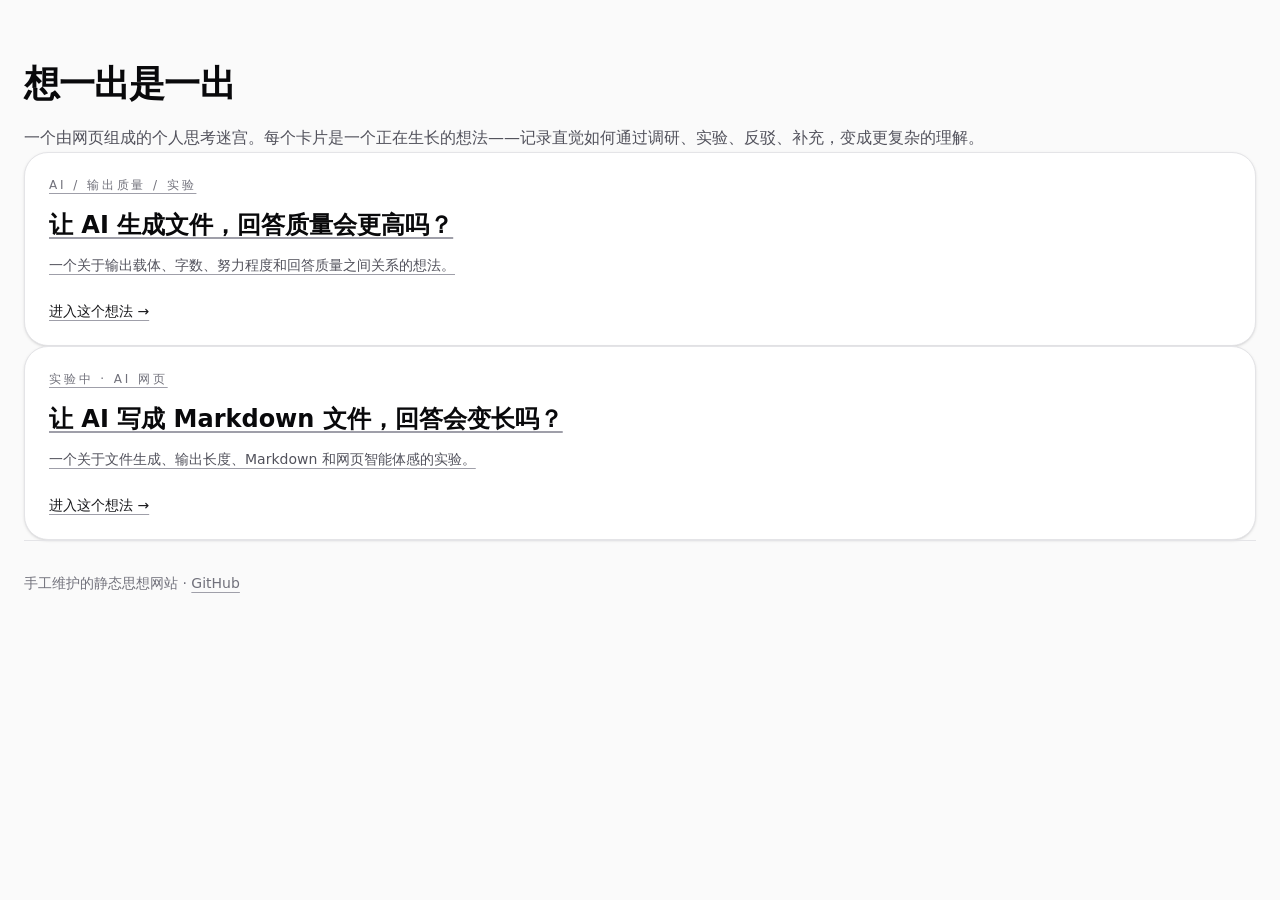
<file: index.html>
<!doctype html>
<html lang="zh-CN">
<head>
  <meta charset="utf-8">
  <meta name="viewport" content="width=device-width, initial-scale=1">
  <title>想一出是一出</title>
  <meta name="description" content="一个由网页组成的个人思考迷宫。记录一个想法如何从一句直觉，逐步生长成更复杂的理解。">
  <link rel="stylesheet" href="./assets/css/main.css">
</head>
<body>
  <div class="mx-auto max-w-5xl px-6 py-16 sm:py-24">
    <header class="mb-16 sm:mb-20">
      <h1 class="text-4xl font-semibold tracking-tight text-zinc-950 dark:text-zinc-50 sm:text-5xl">想一出是一出</h1>
      <p class="mt-5 max-w-2xl text-base leading-7 text-zinc-600 dark:text-zinc-400 sm:text-lg sm:leading-8">
        一个由网页组成的个人思考迷宫。每个卡片是一个正在生长的想法——记录直觉如何通过调研、实验、反驳、补充，变成更复杂的理解。
      </p>
    </header>

    <div class="grid gap-6 sm:grid-cols-2 lg:grid-cols-3">

      <a href="./thoughts/ai-output-quality/" class="group block rounded-3xl border border-zinc-200 bg-white p-6 shadow-sm transition hover:-translate-y-1 hover:shadow-md dark:border-zinc-800 dark:bg-zinc-950">
        <p class="text-xs uppercase tracking-[0.24em] text-zinc-500">AI / 输出质量 / 实验</p>
        <h2 class="mt-4 text-2xl font-semibold text-zinc-950 dark:text-zinc-50">让 AI 生成文件，回答质量会更高吗？</h2>
        <p class="mt-3 text-sm leading-6 text-zinc-600 dark:text-zinc-400">一个关于输出载体、字数、努力程度和回答质量之间关系的想法。</p>
        <p class="mt-6 text-sm font-medium text-zinc-900 dark:text-zinc-100">进入这个想法 →</p>
      </a>

      <a href="./ideas/ai-markdown-file-output-hypothesis/" class="group block rounded-3xl border border-zinc-200 bg-white p-6 shadow-sm transition hover:-translate-y-1 hover:shadow-md dark:border-zinc-800 dark:bg-zinc-950">
        <p class="text-xs uppercase tracking-[0.24em] text-zinc-500">实验中 · AI 网页</p>
        <h2 class="mt-4 text-2xl font-semibold text-zinc-950 dark:text-zinc-50">让 AI 写成 Markdown 文件，回答会变长吗？</h2>
        <p class="mt-3 text-sm leading-6 text-zinc-600 dark:text-zinc-400">一个关于文件生成、输出长度、Markdown 和网页智能体感的实验。</p>
        <p class="mt-6 text-sm font-medium text-zinc-900 dark:text-zinc-100">进入这个想法 →</p>
      </a>

    </div>

    <footer class="mt-20 border-t border-zinc-200 pt-8 text-sm text-zinc-500 dark:border-zinc-800 dark:text-zinc-400">
      <p>手工维护的静态思想网站 · <a href="https://github.com/x2x5/XYC">GitHub</a></p>
    </footer>
  </div>
</body>
</html>
</file>
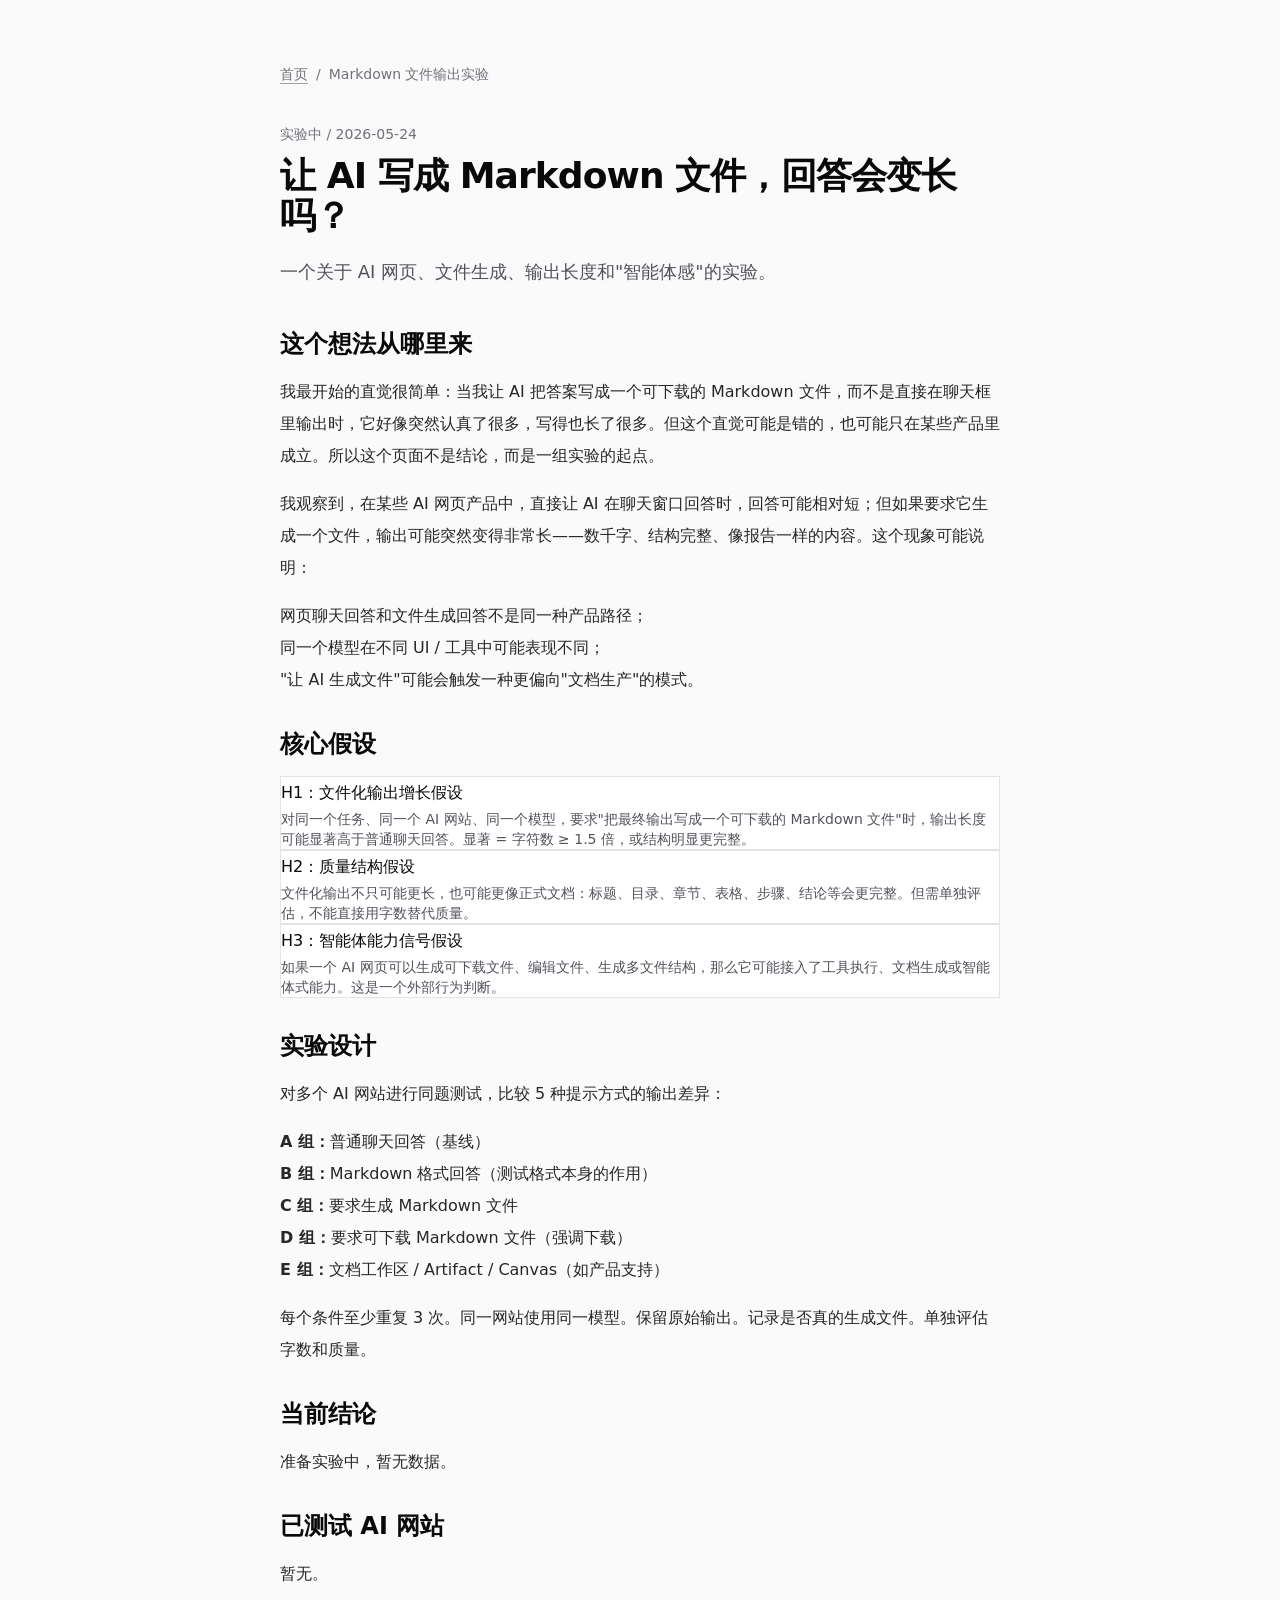
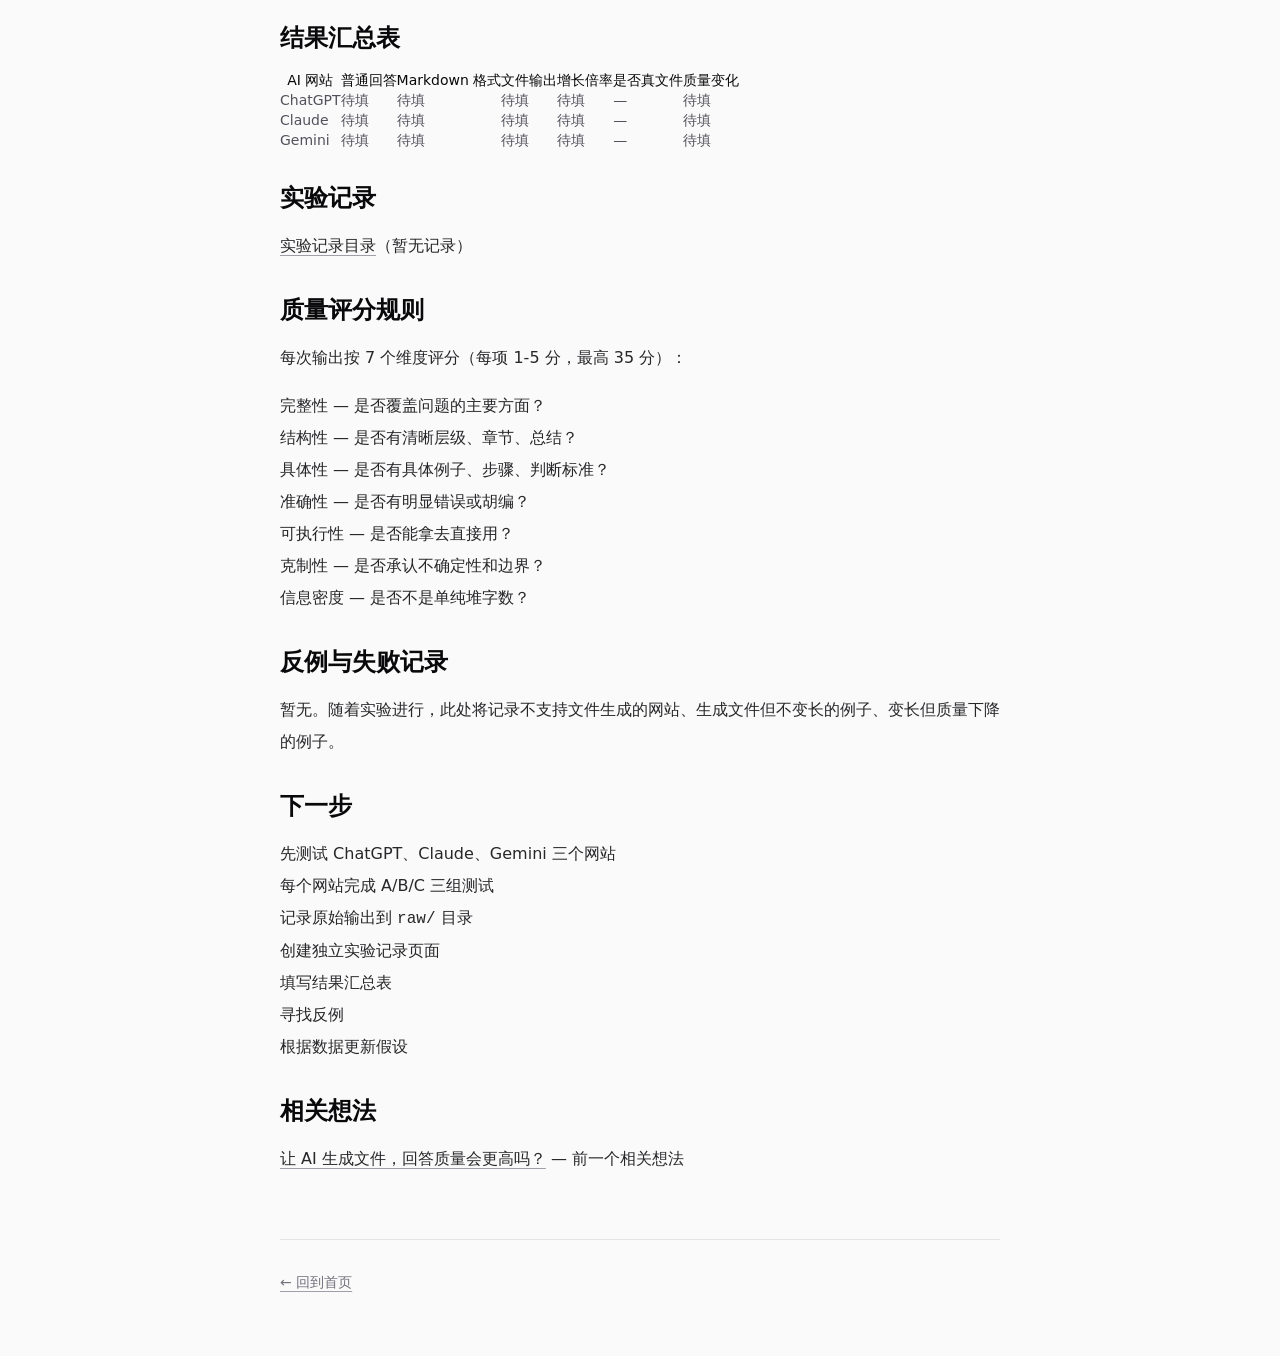
<file: ideas/ai-markdown-file-output-hypothesis/index.html>
<!doctype html>
<html lang="zh-CN">
<head>
  <meta charset="utf-8">
  <meta name="viewport" content="width=device-width, initial-scale=1">
  <title>让 AI 写成 Markdown 文件，回答会变长吗？ - 想一出是一出</title>
  <meta name="description" content="一个关于 AI 网页、文件生成、输出长度和智能体感的实验。">
  <link rel="stylesheet" href="../../assets/css/main.css">
</head>
<body>
  <main class="mx-auto max-w-3xl px-6 py-12 sm:py-16">
    <nav class="mb-10 flex flex-wrap gap-2 text-sm text-zinc-500 dark:text-zinc-400">
      <a href="../../index.html">首页</a>
      <span>/</span>
      <span>Markdown 文件输出实验</span>
    </nav>

    <article>
      <header class="mb-10">
        <p class="text-sm text-zinc-500 dark:text-zinc-400">实验中 / 2026-05-24</p>
        <h1 class="mt-3 text-4xl font-semibold tracking-tight text-zinc-950 dark:text-zinc-50">让 AI 写成 Markdown 文件，回答会变长吗？</h1>
        <p class="mt-5 text-lg leading-8 text-zinc-600 dark:text-zinc-400">一个关于 AI 网页、文件生成、输出长度和"智能体感"的实验。</p>
      </header>

      <div class="space-y-8 text-base leading-8 text-zinc-800 dark:text-zinc-200">

        <section>
          <h2 class="text-2xl font-semibold text-zinc-950 dark:text-zinc-50">这个想法从哪里来</h2>
          <p class="mt-4">我最开始的直觉很简单：当我让 AI 把答案写成一个可下载的 Markdown 文件，而不是直接在聊天框里输出时，它好像突然认真了很多，写得也长了很多。但这个直觉可能是错的，也可能只在某些产品里成立。所以这个页面不是结论，而是一组实验的起点。</p>
          <p class="mt-4">我观察到，在某些 AI 网页产品中，直接让 AI 在聊天窗口回答时，回答可能相对短；但如果要求它生成一个文件，输出可能突然变得非常长——数千字、结构完整、像报告一样的内容。这个现象可能说明：</p>
          <ul class="mt-4 list-inside list-disc space-y-2 pl-4">
            <li>网页聊天回答和文件生成回答不是同一种产品路径；</li>
            <li>同一个模型在不同 UI / 工具中可能表现不同；</li>
            <li>"让 AI 生成文件"可能会触发一种更偏向"文档生产"的模式。</li>
          </ul>
        </section>

        <section>
          <h2 class="text-2xl font-semibold text-zinc-950 dark:text-zinc-50">核心假设</h2>
          <div class="mt-4 space-y-4">
            <div class="rounded-xl border border-zinc-200 bg-white p-5 dark:border-zinc-800 dark:bg-zinc-900">
              <p class="font-medium text-zinc-950 dark:text-zinc-50">H1：文件化输出增长假设</p>
              <p class="mt-2 text-sm text-zinc-600 dark:text-zinc-400">对同一个任务、同一个 AI 网站、同一个模型，要求"把最终输出写成一个可下载的 Markdown 文件"时，输出长度可能显著高于普通聊天回答。显著 = 字符数 ≥ 1.5 倍，或结构明显更完整。</p>
            </div>
            <div class="rounded-xl border border-zinc-200 bg-white p-5 dark:border-zinc-800 dark:bg-zinc-900">
              <p class="font-medium text-zinc-950 dark:text-zinc-50">H2：质量结构假设</p>
              <p class="mt-2 text-sm text-zinc-600 dark:text-zinc-400">文件化输出不只可能更长，也可能更像正式文档：标题、目录、章节、表格、步骤、结论等会更完整。但需单独评估，不能直接用字数替代质量。</p>
            </div>
            <div class="rounded-xl border border-zinc-200 bg-white p-5 dark:border-zinc-800 dark:bg-zinc-900">
              <p class="font-medium text-zinc-950 dark:text-zinc-50">H3：智能体能力信号假设</p>
              <p class="mt-2 text-sm text-zinc-600 dark:text-zinc-400">如果一个 AI 网页可以生成可下载文件、编辑文件、生成多文件结构，那么它可能接入了工具执行、文档生成或智能体式能力。这是一个外部行为判断。</p>
            </div>
          </div>
        </section>

        <section>
          <h2 class="text-2xl font-semibold text-zinc-950 dark:text-zinc-50">实验设计</h2>
          <p class="mt-4">对多个 AI 网站进行同题测试，比较 5 种提示方式的输出差异：</p>
          <ul class="mt-4 list-inside list-disc space-y-2 pl-4">
            <li><strong>A 组：</strong>普通聊天回答（基线）</li>
            <li><strong>B 组：</strong>Markdown 格式回答（测试格式本身的作用）</li>
            <li><strong>C 组：</strong>要求生成 Markdown 文件</li>
            <li><strong>D 组：</strong>要求可下载 Markdown 文件（强调下载）</li>
            <li><strong>E 组：</strong>文档工作区 / Artifact / Canvas（如产品支持）</li>
          </ul>
          <p class="mt-4">每个条件至少重复 3 次。同一网站使用同一模型。保留原始输出。记录是否真的生成文件。单独评估字数和质量。</p>
        </section>

        <section>
          <h2 class="text-2xl font-semibold text-zinc-950 dark:text-zinc-50">当前结论</h2>
          <p class="mt-4">准备实验中，暂无数据。</p>
        </section>

        <section>
          <h2 class="text-2xl font-semibold text-zinc-950 dark:text-zinc-50">已测试 AI 网站</h2>
          <p class="mt-4">暂无。</p>
        </section>

        <section>
          <h2 class="text-2xl font-semibold text-zinc-950 dark:text-zinc-50">结果汇总表</h2>
          <div class="mt-4 overflow-x-auto">
            <table class="w-full border-collapse text-sm">
              <thead>
                <tr class="border-b border-zinc-300 dark:border-zinc-700">
                  <th class="py-2 pr-4 text-left font-medium text-zinc-950 dark:text-zinc-50">AI 网站</th>
                  <th class="py-2 pr-4 text-right font-medium text-zinc-950 dark:text-zinc-50">普通回答</th>
                  <th class="py-2 pr-4 text-right font-medium text-zinc-950 dark:text-zinc-50">Markdown 格式</th>
                  <th class="py-2 pr-4 text-right font-medium text-zinc-950 dark:text-zinc-50">文件输出</th>
                  <th class="py-2 pr-4 text-right font-medium text-zinc-950 dark:text-zinc-50">增长倍率</th>
                  <th class="py-2 pr-4 text-center font-medium text-zinc-950 dark:text-zinc-50">是否真文件</th>
                  <th class="py-2 text-left font-medium text-zinc-950 dark:text-zinc-50">质量变化</th>
                </tr>
              </thead>
              <tbody>
                <tr class="border-b border-zinc-200 dark:border-zinc-800">
                  <td class="py-3 pr-4 text-zinc-600 dark:text-zinc-400">ChatGPT</td>
                  <td class="py-3 pr-4 text-right text-zinc-600 dark:text-zinc-400">待填</td>
                  <td class="py-3 pr-4 text-right text-zinc-600 dark:text-zinc-400">待填</td>
                  <td class="py-3 pr-4 text-right text-zinc-600 dark:text-zinc-400">待填</td>
                  <td class="py-3 pr-4 text-right text-zinc-600 dark:text-zinc-400">待填</td>
                  <td class="py-3 pr-4 text-center text-zinc-600 dark:text-zinc-400">—</td>
                  <td class="py-3 text-zinc-600 dark:text-zinc-400">待填</td>
                </tr>
                <tr class="border-b border-zinc-200 dark:border-zinc-800">
                  <td class="py-3 pr-4 text-zinc-600 dark:text-zinc-400">Claude</td>
                  <td class="py-3 pr-4 text-right text-zinc-600 dark:text-zinc-400">待填</td>
                  <td class="py-3 pr-4 text-right text-zinc-600 dark:text-zinc-400">待填</td>
                  <td class="py-3 pr-4 text-right text-zinc-600 dark:text-zinc-400">待填</td>
                  <td class="py-3 pr-4 text-right text-zinc-600 dark:text-zinc-400">待填</td>
                  <td class="py-3 pr-4 text-center text-zinc-600 dark:text-zinc-400">—</td>
                  <td class="py-3 text-zinc-600 dark:text-zinc-400">待填</td>
                </tr>
                <tr class="border-b border-zinc-200 dark:border-zinc-800">
                  <td class="py-3 pr-4 text-zinc-600 dark:text-zinc-400">Gemini</td>
                  <td class="py-3 pr-4 text-right text-zinc-600 dark:text-zinc-400">待填</td>
                  <td class="py-3 pr-4 text-right text-zinc-600 dark:text-zinc-400">待填</td>
                  <td class="py-3 pr-4 text-right text-zinc-600 dark:text-zinc-400">待填</td>
                  <td class="py-3 pr-4 text-right text-zinc-600 dark:text-zinc-400">待填</td>
                  <td class="py-3 pr-4 text-center text-zinc-600 dark:text-zinc-400">—</td>
                  <td class="py-3 text-zinc-600 dark:text-zinc-400">待填</td>
                </tr>
              </tbody>
            </table>
          </div>
        </section>

        <section>
          <h2 class="text-2xl font-semibold text-zinc-950 dark:text-zinc-50">实验记录</h2>
          <ul class="mt-4 list-inside list-disc space-y-2 pl-4">
            <li><a href="./experiments/">实验记录目录</a>（暂无记录）</li>
          </ul>
        </section>

        <section>
          <h2 class="text-2xl font-semibold text-zinc-950 dark:text-zinc-50">质量评分规则</h2>
          <p class="mt-4">每次输出按 7 个维度评分（每项 1-5 分，最高 35 分）：</p>
          <ul class="mt-4 list-inside list-disc space-y-2 pl-4">
            <li>完整性 — 是否覆盖问题的主要方面？</li>
            <li>结构性 — 是否有清晰层级、章节、总结？</li>
            <li>具体性 — 是否有具体例子、步骤、判断标准？</li>
            <li>准确性 — 是否有明显错误或胡编？</li>
            <li>可执行性 — 是否能拿去直接用？</li>
            <li>克制性 — 是否承认不确定性和边界？</li>
            <li>信息密度 — 是否不是单纯堆字数？</li>
          </ul>
        </section>

        <section>
          <h2 class="text-2xl font-semibold text-zinc-950 dark:text-zinc-50">反例与失败记录</h2>
          <p class="mt-4">暂无。随着实验进行，此处将记录不支持文件生成的网站、生成文件但不变长的例子、变长但质量下降的例子。</p>
        </section>

        <section>
          <h2 class="text-2xl font-semibold text-zinc-950 dark:text-zinc-50">下一步</h2>
          <ol class="mt-4 list-inside list-decimal space-y-2 pl-4">
            <li>先测试 ChatGPT、Claude、Gemini 三个网站</li>
            <li>每个网站完成 A/B/C 三组测试</li>
            <li>记录原始输出到 <code>raw/</code> 目录</li>
            <li>创建独立实验记录页面</li>
            <li>填写结果汇总表</li>
            <li>寻找反例</li>
            <li>根据数据更新假设</li>
          </ol>
        </section>

        <section>
          <h2 class="text-2xl font-semibold text-zinc-950 dark:text-zinc-50">相关想法</h2>
          <ul class="mt-4 list-inside list-disc space-y-2 pl-4">
            <li><a href="../../thoughts/ai-output-quality/">让 AI 生成文件，回答质量会更高吗？</a> — 前一个相关想法</li>
          </ul>
        </section>

      </div>
    </article>

    <footer class="mt-16 border-t border-zinc-200 pt-8 text-sm text-zinc-500 dark:border-zinc-800 dark:text-zinc-400">
      <p><a href="../../index.html">← 回到首页</a></p>
    </footer>
  </main>
</body>
</html>
</file>
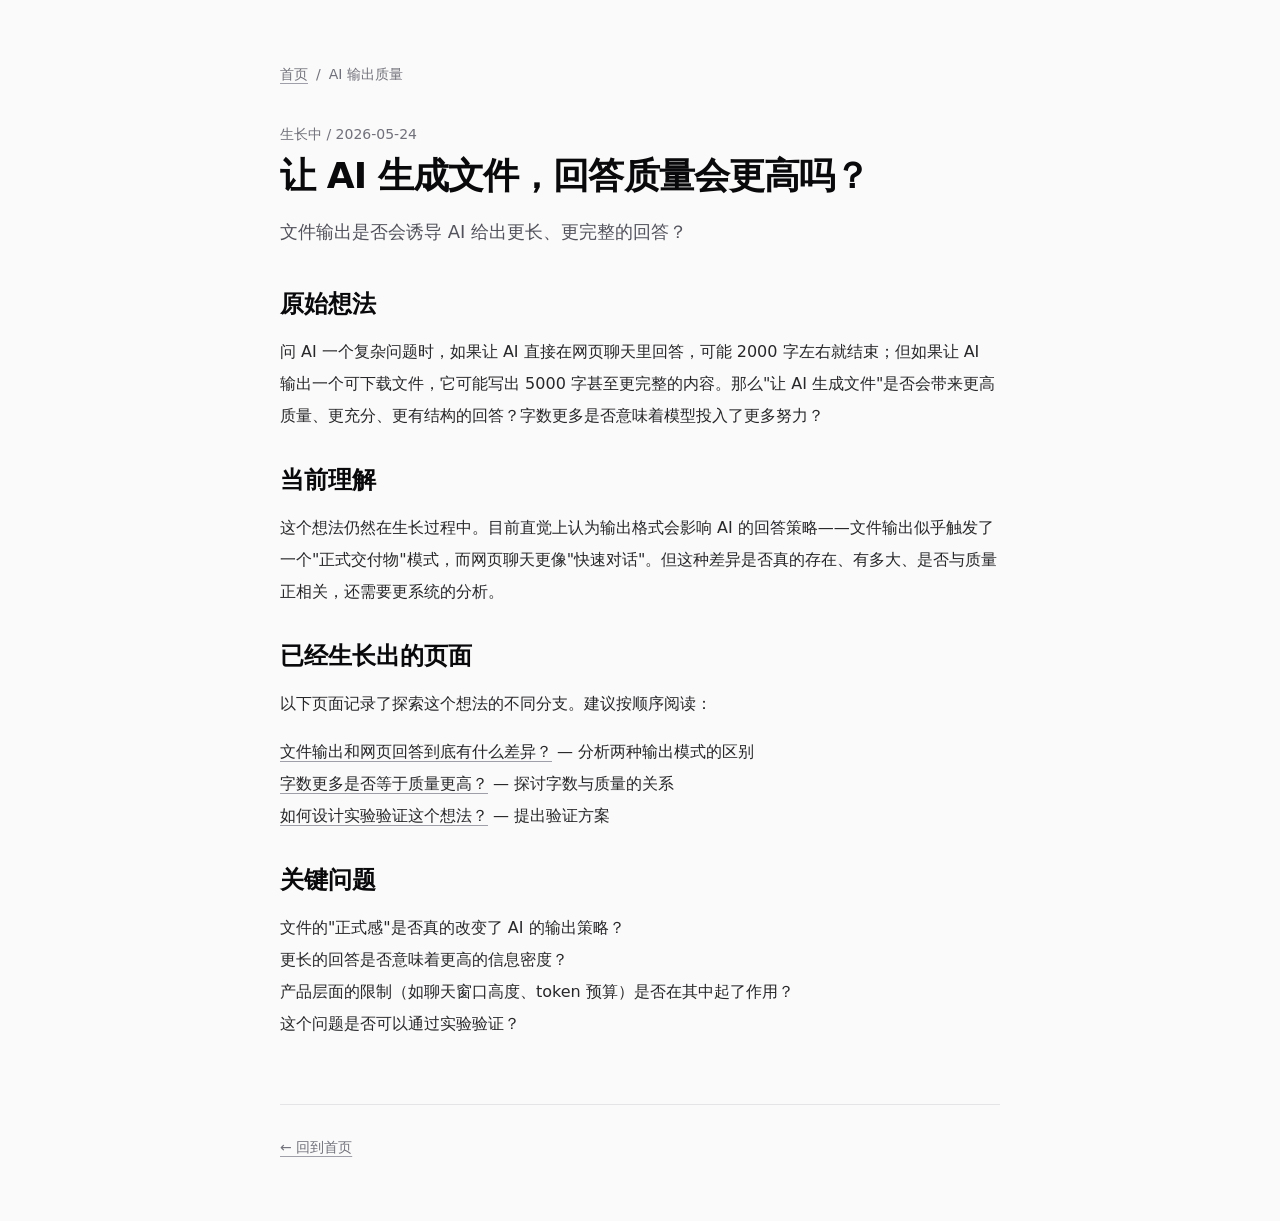
<file: thoughts/ai-output-quality/index.html>
<!doctype html>
<html lang="zh-CN">
<head>
  <meta charset="utf-8">
  <meta name="viewport" content="width=device-width, initial-scale=1">
  <title>让 AI 生成文件，回答质量会更高吗？ - 想一出是一出</title>
  <meta name="description" content="一个关于输出载体、字数、努力程度和回答质量之间关系的想法。">
  <link rel="stylesheet" href="../../assets/css/main.css">
</head>
<body>
  <main class="mx-auto max-w-3xl px-6 py-12 sm:py-16">
    <nav class="mb-10 flex flex-wrap gap-2 text-sm text-zinc-500 dark:text-zinc-400">
      <a href="../../index.html">首页</a>
      <span>/</span>
      <span>AI 输出质量</span>
    </nav>

    <article>
      <header class="mb-10">
        <p class="text-sm text-zinc-500 dark:text-zinc-400">生长中 / 2026-05-24</p>
        <h1 class="mt-3 text-4xl font-semibold tracking-tight text-zinc-950 dark:text-zinc-50">让 AI 生成文件，回答质量会更高吗？</h1>
        <p class="mt-5 text-lg leading-8 text-zinc-600 dark:text-zinc-400">文件输出是否会诱导 AI 给出更长、更完整的回答？</p>
      </header>

      <div class="space-y-8 text-base leading-8 text-zinc-800 dark:text-zinc-200">
        <section>
          <h2 class="text-2xl font-semibold text-zinc-950 dark:text-zinc-50">原始想法</h2>
          <p class="mt-4">问 AI 一个复杂问题时，如果让 AI 直接在网页聊天里回答，可能 2000 字左右就结束；但如果让 AI 输出一个可下载文件，它可能写出 5000 字甚至更完整的内容。那么"让 AI 生成文件"是否会带来更高质量、更充分、更有结构的回答？字数更多是否意味着模型投入了更多努力？</p>
        </section>

        <section>
          <h2 class="text-2xl font-semibold text-zinc-950 dark:text-zinc-50">当前理解</h2>
          <p class="mt-4">这个想法仍然在生长过程中。目前直觉上认为输出格式会影响 AI 的回答策略——文件输出似乎触发了一个"正式交付物"模式，而网页聊天更像"快速对话"。但这种差异是否真的存在、有多大、是否与质量正相关，还需要更系统的分析。</p>
        </section>

        <section>
          <h2 class="text-2xl font-semibold text-zinc-950 dark:text-zinc-50">已经生长出的页面</h2>
          <p class="mt-4">以下页面记录了探索这个想法的不同分支。建议按顺序阅读：</p>
          <ul class="mt-4 list-inside list-disc space-y-2 pl-4">
            <li><a href="./file-vs-chat.html">文件输出和网页回答到底有什么差异？</a> — 分析两种输出模式的区别</li>
            <li><a href="./length-vs-quality.html">字数更多是否等于质量更高？</a> — 探讨字数与质量的关系</li>
            <li><a href="./experiment-design.html">如何设计实验验证这个想法？</a> — 提出验证方案</li>
          </ul>
        </section>

        <section>
          <h2 class="text-2xl font-semibold text-zinc-950 dark:text-zinc-50">关键问题</h2>
          <ul class="mt-4 list-inside list-disc space-y-2 pl-4">
            <li>文件的"正式感"是否真的改变了 AI 的输出策略？</li>
            <li>更长的回答是否意味着更高的信息密度？</li>
            <li>产品层面的限制（如聊天窗口高度、token 预算）是否在其中起了作用？</li>
            <li>这个问题是否可以通过实验验证？</li>
          </ul>
        </section>
      </div>
    </article>

    <footer class="mt-16 border-t border-zinc-200 pt-8 text-sm text-zinc-500 dark:border-zinc-800 dark:text-zinc-400">
      <p><a href="../../index.html">← 回到首页</a></p>
    </footer>
  </main>
</body>
</html>
</file>
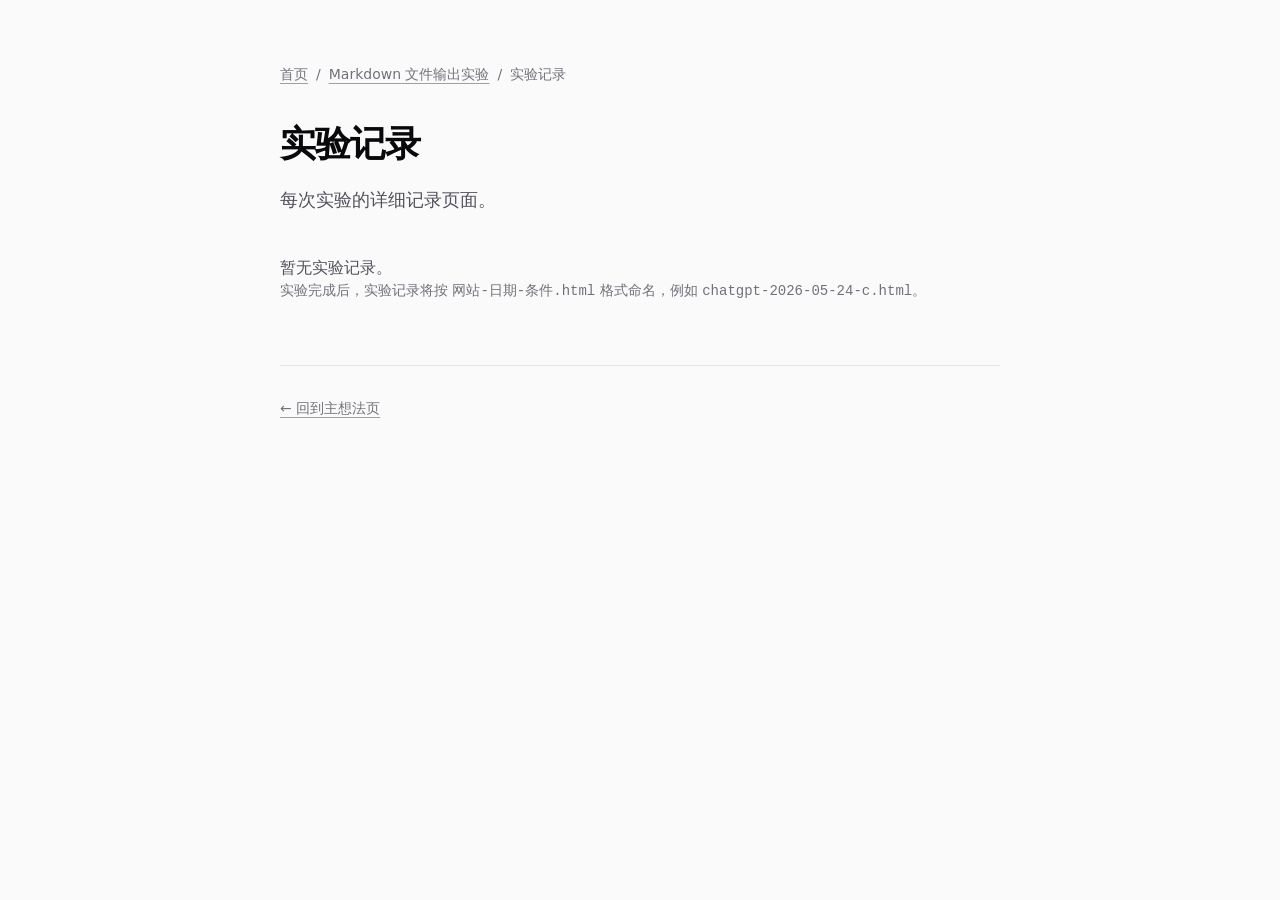
<file: ideas/ai-markdown-file-output-hypothesis/experiments/index.html>
<!doctype html>
<html lang="zh-CN">
<head>
  <meta charset="utf-8">
  <meta name="viewport" content="width=device-width, initial-scale=1">
  <title>实验记录 - 让 AI 写成 Markdown 文件 - 想一出是一出</title>
  <meta name="description" content="Markdown 文件输出实验的实验记录列表。">
  <link rel="stylesheet" href="../../../assets/css/main.css">
</head>
<body>
  <main class="mx-auto max-w-3xl px-6 py-12 sm:py-16">
    <nav class="mb-10 flex flex-wrap gap-2 text-sm text-zinc-500 dark:text-zinc-400">
      <a href="../../../index.html">首页</a>
      <span>/</span>
      <a href="../index.html">Markdown 文件输出实验</a>
      <span>/</span>
      <span>实验记录</span>
    </nav>

    <article>
      <header class="mb-10">
        <h1 class="text-4xl font-semibold tracking-tight text-zinc-950 dark:text-zinc-50">实验记录</h1>
        <p class="mt-5 text-lg leading-8 text-zinc-600 dark:text-zinc-400">每次实验的详细记录页面。</p>
      </header>

      <div class="space-y-4">
        <p class="text-zinc-600 dark:text-zinc-400">暂无实验记录。</p>
        <p class="text-sm text-zinc-500 dark:text-zinc-400">实验完成后，实验记录将按 <code>网站-日期-条件.html</code> 格式命名，例如 <code>chatgpt-2026-05-24-c.html</code>。</p>
      </div>
    </article>

    <footer class="mt-16 border-t border-zinc-200 pt-8 text-sm text-zinc-500 dark:border-zinc-800 dark:text-zinc-400">
      <p><a href="../index.html">← 回到主想法页</a></p>
    </footer>
  </main>
</body>
</html>
</file>
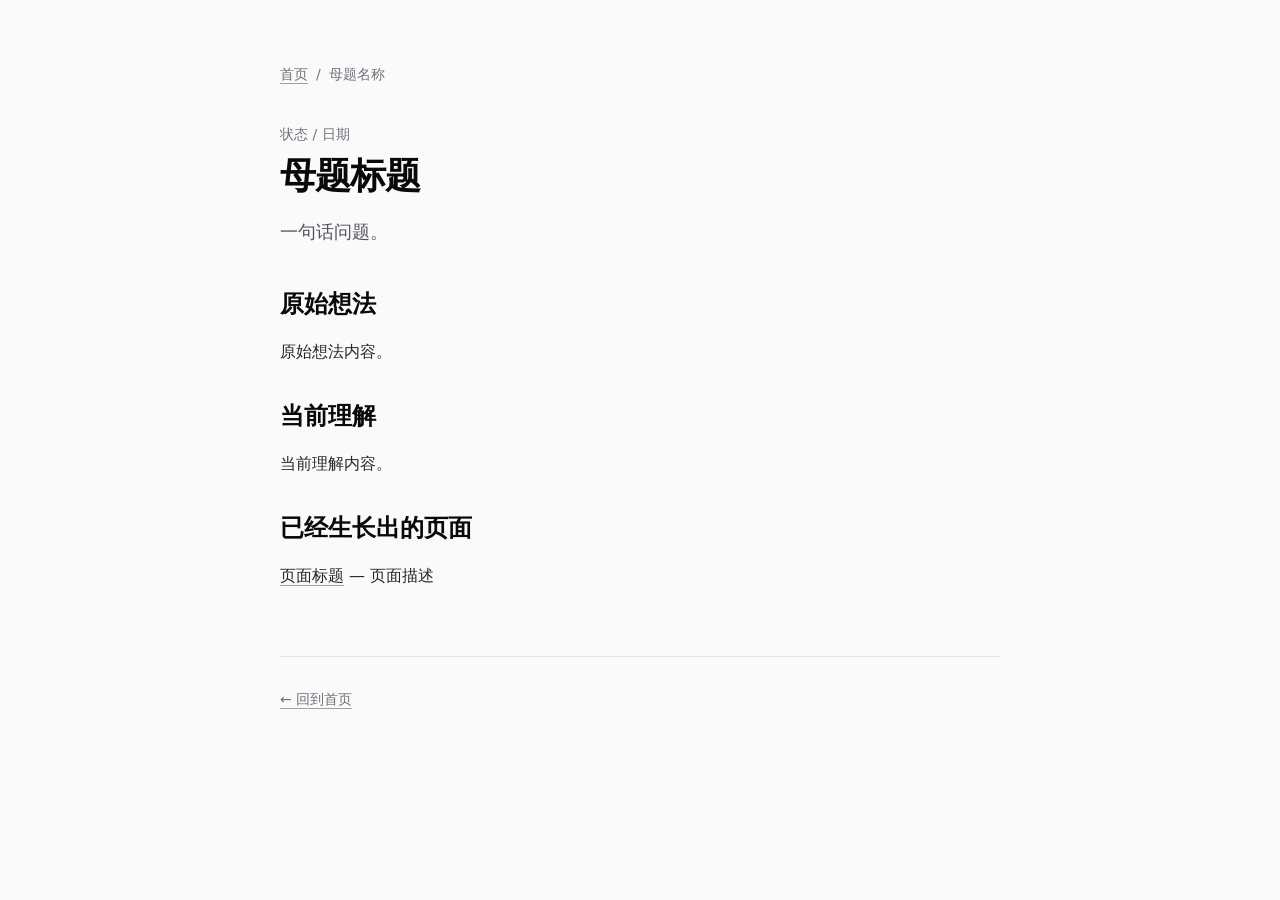
<file: templates/thought-index.html>
<!doctype html>
<html lang="zh-CN">
<head>
  <meta charset="utf-8">
  <meta name="viewport" content="width=device-width, initial-scale=1">
  <title>母题标题 - 想一出是一出</title>
  <meta name="description" content="母题描述。">
  <link rel="stylesheet" href="../../assets/css/main.css">
</head>
<body>
  <main class="mx-auto max-w-3xl px-6 py-12 sm:py-16">
    <nav class="mb-10 flex flex-wrap gap-2 text-sm text-zinc-500 dark:text-zinc-400">
      <a href="../../index.html">首页</a>
      <span>/</span>
      <span>母题名称</span>
    </nav>

    <article>
      <header class="mb-10">
        <p class="text-sm text-zinc-500 dark:text-zinc-400">状态 / 日期</p>
        <h1 class="mt-3 text-4xl font-semibold tracking-tight text-zinc-950 dark:text-zinc-50">母题标题</h1>
        <p class="mt-5 text-lg leading-8 text-zinc-600 dark:text-zinc-400">一句话问题。</p>
      </header>

      <div class="space-y-8 text-base leading-8 text-zinc-800 dark:text-zinc-200">
        <section>
          <h2 class="text-2xl font-semibold text-zinc-950 dark:text-zinc-50">原始想法</h2>
          <p class="mt-4">原始想法内容。</p>
        </section>

        <section>
          <h2 class="text-2xl font-semibold text-zinc-950 dark:text-zinc-50">当前理解</h2>
          <p class="mt-4">当前理解内容。</p>
        </section>

        <section>
          <h2 class="text-2xl font-semibold text-zinc-950 dark:text-zinc-50">已经生长出的页面</h2>
          <ul class="mt-4 list-inside list-disc space-y-2 pl-4">
            <li><a href="./page-slug.html">页面标题</a> — 页面描述</li>
          </ul>
        </section>
      </div>
    </article>

    <footer class="mt-16 border-t border-zinc-200 pt-8 text-sm text-zinc-500 dark:border-zinc-800 dark:text-zinc-400">
      <p><a href="../../index.html">← 回到首页</a></p>
    </footer>
  </main>
</body>
</html>
</file>
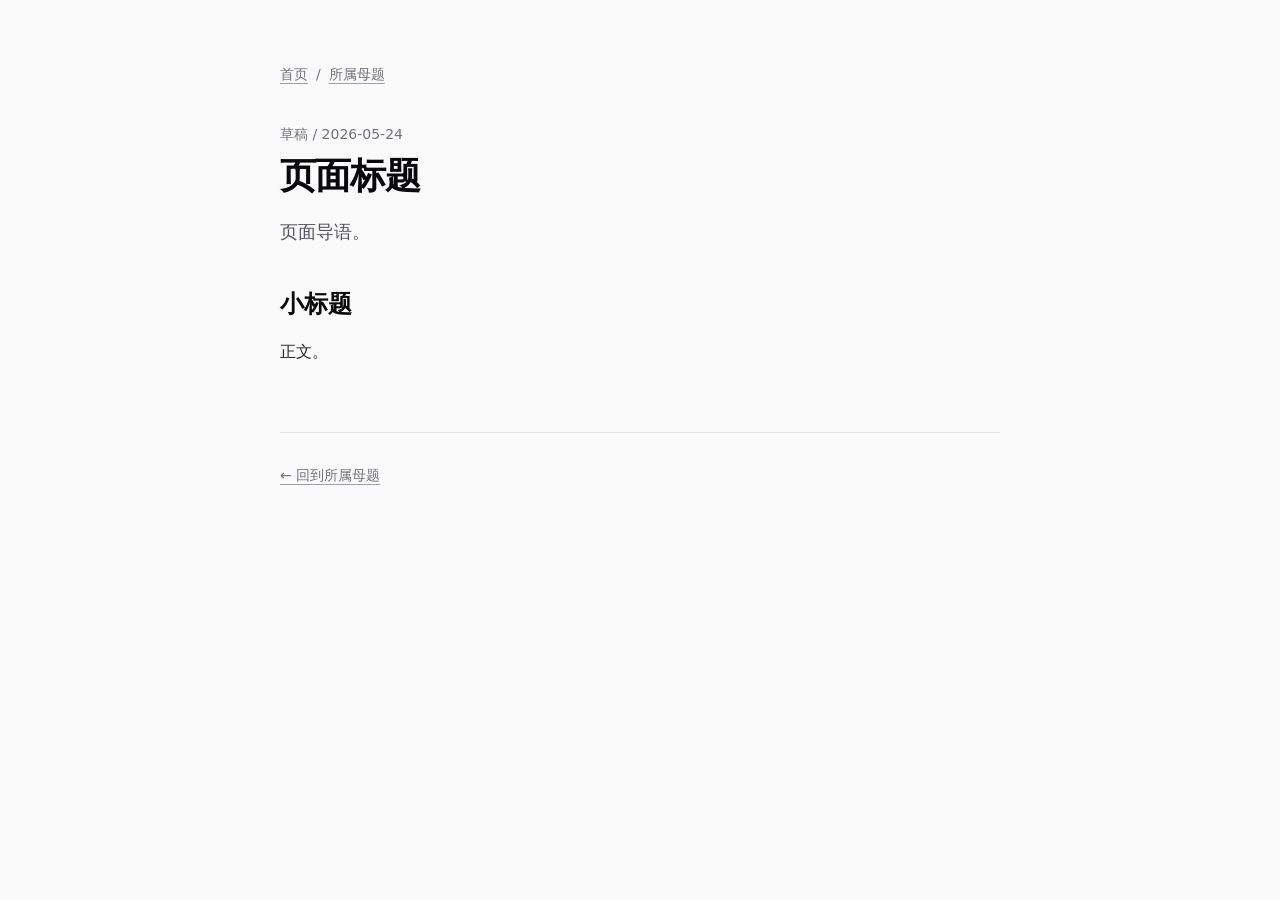
<file: templates/thought-page.html>
<!doctype html>
<html lang="zh-CN">
<head>
  <meta charset="utf-8">
  <meta name="viewport" content="width=device-width, initial-scale=1">
  <title>页面标题 - 想一出是一出</title>
  <meta name="description" content="本页摘要。">
  <link rel="stylesheet" href="../../assets/css/main.css">
</head>
<body>
  <main class="mx-auto max-w-3xl px-6 py-12 sm:py-16">
    <nav class="mb-10 flex flex-wrap gap-2 text-sm text-zinc-500 dark:text-zinc-400">
      <a href="../../index.html">首页</a>
      <span>/</span>
      <a href="./index.html">所属母题</a>
    </nav>

    <article>
      <header class="mb-10">
        <p class="text-sm text-zinc-500 dark:text-zinc-400">草稿 / 2026-05-24</p>
        <h1 class="mt-3 text-4xl font-semibold tracking-tight text-zinc-950 dark:text-zinc-50">页面标题</h1>
        <p class="mt-5 text-lg leading-8 text-zinc-600 dark:text-zinc-400">页面导语。</p>
      </header>

      <div class="space-y-8 text-base leading-8 text-zinc-800 dark:text-zinc-200">
        <section>
          <h2 class="text-2xl font-semibold text-zinc-950 dark:text-zinc-50">小标题</h2>
          <p class="mt-4">正文。</p>
        </section>
      </div>
    </article>

    <footer class="mt-16 border-t border-zinc-200 pt-8 text-sm text-zinc-500 dark:border-zinc-800 dark:text-zinc-400">
      <p><a href="./index.html">← 回到所属母题</a></p>
    </footer>
  </main>
</body>
</html>
</file>
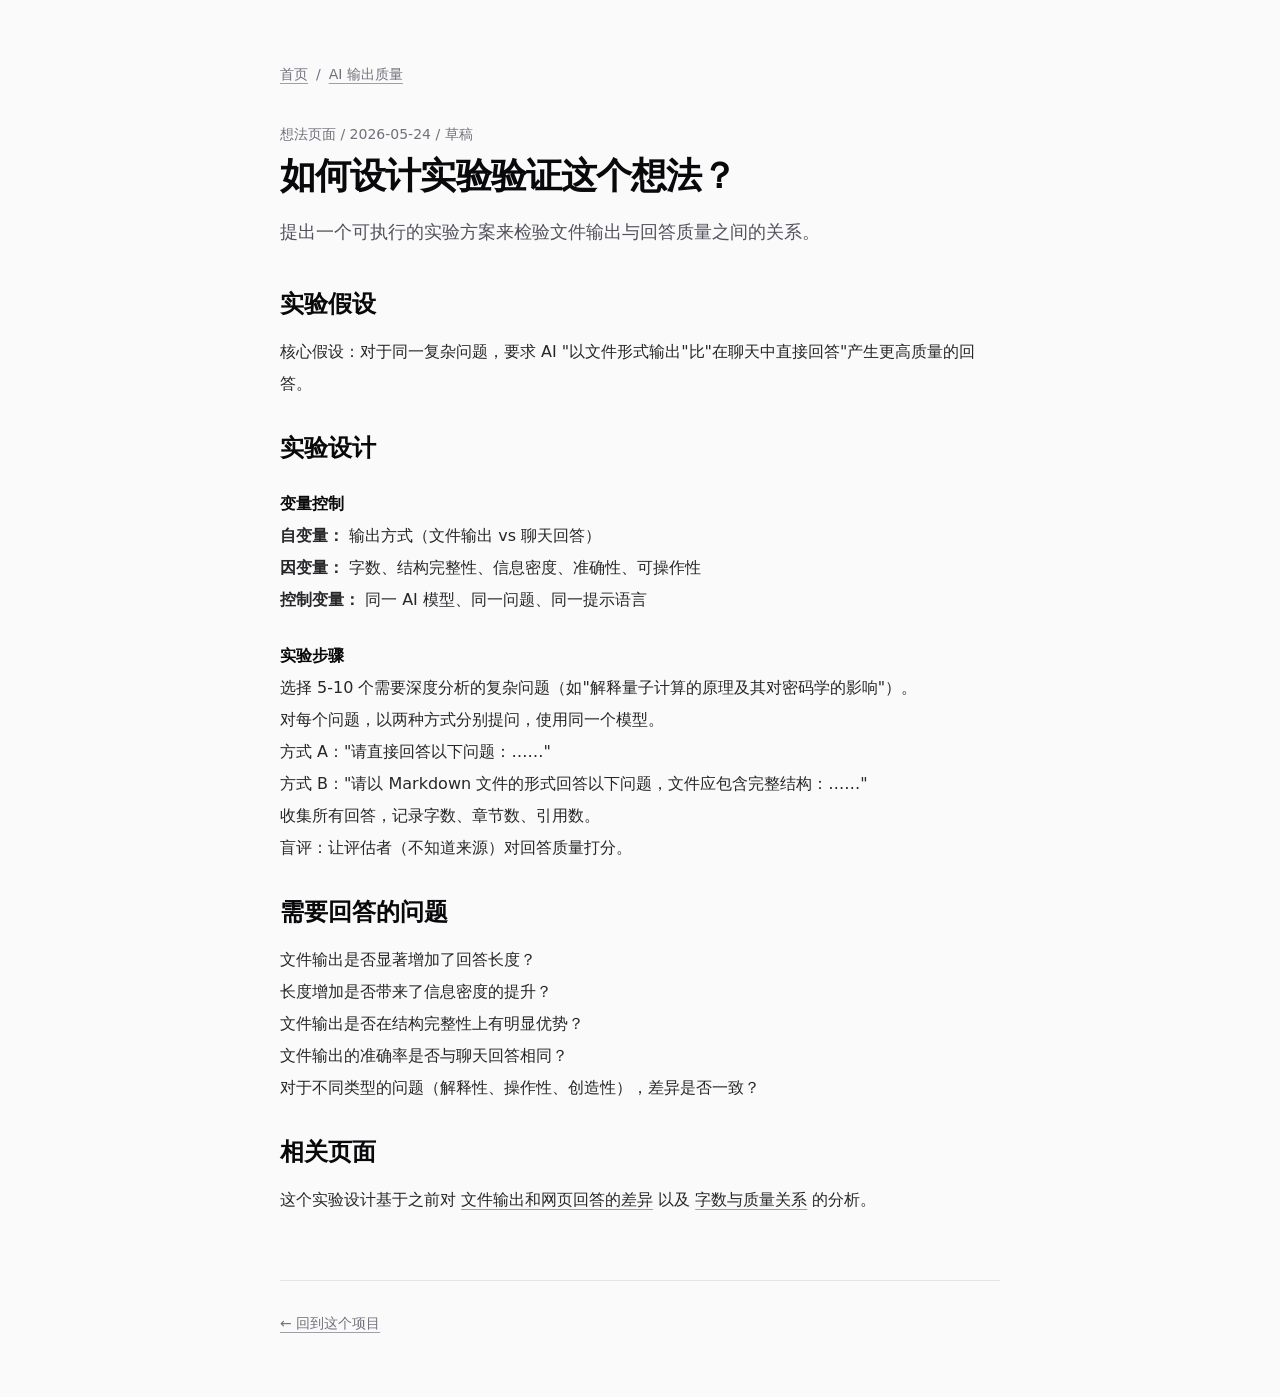
<file: thoughts/ai-output-quality/experiment-design.html>
<!doctype html>
<html lang="zh-CN">
<head>
  <meta charset="utf-8">
  <meta name="viewport" content="width=device-width, initial-scale=1">
  <title>如何设计实验验证这个想法？ - 想一出是一出</title>
  <meta name="description" content="提出一个验证文件输出是否提升回答质量的实验方案。">
  <link rel="stylesheet" href="../../assets/css/main.css">
</head>
<body>
  <main class="mx-auto max-w-3xl px-6 py-12 sm:py-16">
    <nav class="mb-10 flex flex-wrap gap-2 text-sm text-zinc-500 dark:text-zinc-400">
      <a href="../../index.html">首页</a>
      <span>/</span>
      <a href="./index.html">AI 输出质量</a>
    </nav>

    <article>
      <header class="mb-10">
        <p class="text-sm text-zinc-500 dark:text-zinc-400">想法页面 / 2026-05-24 / 草稿</p>
        <h1 class="mt-3 text-4xl font-semibold tracking-tight text-zinc-950 dark:text-zinc-50">如何设计实验验证这个想法？</h1>
        <p class="mt-5 text-lg leading-8 text-zinc-600 dark:text-zinc-400">提出一个可执行的实验方案来检验文件输出与回答质量之间的关系。</p>
      </header>

      <div class="space-y-8 text-base leading-8 text-zinc-800 dark:text-zinc-200">
        <section>
          <h2 class="text-2xl font-semibold text-zinc-950 dark:text-zinc-50">实验假设</h2>
          <p class="mt-4">核心假设：对于同一复杂问题，要求 AI "以文件形式输出"比"在聊天中直接回答"产生更高质量的回答。</p>
        </section>

        <section>
          <h2 class="text-2xl font-semibold text-zinc-950 dark:text-zinc-50">实验设计</h2>
          <h3 class="mt-6 text-xl font-semibold text-zinc-950 dark:text-zinc-50">变量控制</h3>
          <ul class="mt-2 list-inside list-disc space-y-2 pl-4">
            <li><strong>自变量：</strong> 输出方式（文件输出 vs 聊天回答）</li>
            <li><strong>因变量：</strong> 字数、结构完整性、信息密度、准确性、可操作性</li>
            <li><strong>控制变量：</strong> 同一 AI 模型、同一问题、同一提示语言</li>
          </ul>

          <h3 class="mt-6 text-xl font-semibold text-zinc-950 dark:text-zinc-50">实验步骤</h3>
          <ol class="mt-2 list-inside list-decimal space-y-2 pl-4">
            <li>选择 5-10 个需要深度分析的复杂问题（如"解释量子计算的原理及其对密码学的影响"）。</li>
            <li>对每个问题，以两种方式分别提问，使用同一个模型。</li>
            <li>方式 A："请直接回答以下问题：……"</li>
            <li>方式 B："请以 Markdown 文件的形式回答以下问题，文件应包含完整结构：……"</li>
            <li>收集所有回答，记录字数、章节数、引用数。</li>
            <li>盲评：让评估者（不知道来源）对回答质量打分。</li>
          </ol>
        </section>

        <section>
          <h2 class="text-2xl font-semibold text-zinc-950 dark:text-zinc-50">需要回答的问题</h2>
          <ul class="mt-4 list-inside list-disc space-y-2 pl-4">
            <li>文件输出是否显著增加了回答长度？</li>
            <li>长度增加是否带来了信息密度的提升？</li>
            <li>文件输出是否在结构完整性上有明显优势？</li>
            <li>文件输出的准确率是否与聊天回答相同？</li>
            <li>对于不同类型的问题（解释性、操作性、创造性），差异是否一致？</li>
          </ul>
        </section>

        <section>
          <h2 class="text-2xl font-semibold text-zinc-950 dark:text-zinc-50">相关页面</h2>
          <p class="mt-4">这个实验设计基于之前对 <a href="./file-vs-chat.html">文件输出和网页回答的差异</a> 以及 <a href="./length-vs-quality.html">字数与质量关系</a> 的分析。</p>
        </section>
      </div>
    </article>

    <footer class="mt-16 border-t border-zinc-200 pt-8 text-sm text-zinc-500 dark:border-zinc-800 dark:text-zinc-400">
      <p><a href="./index.html">← 回到这个项目</a></p>
    </footer>
  </main>
</body>
</html>
</file>
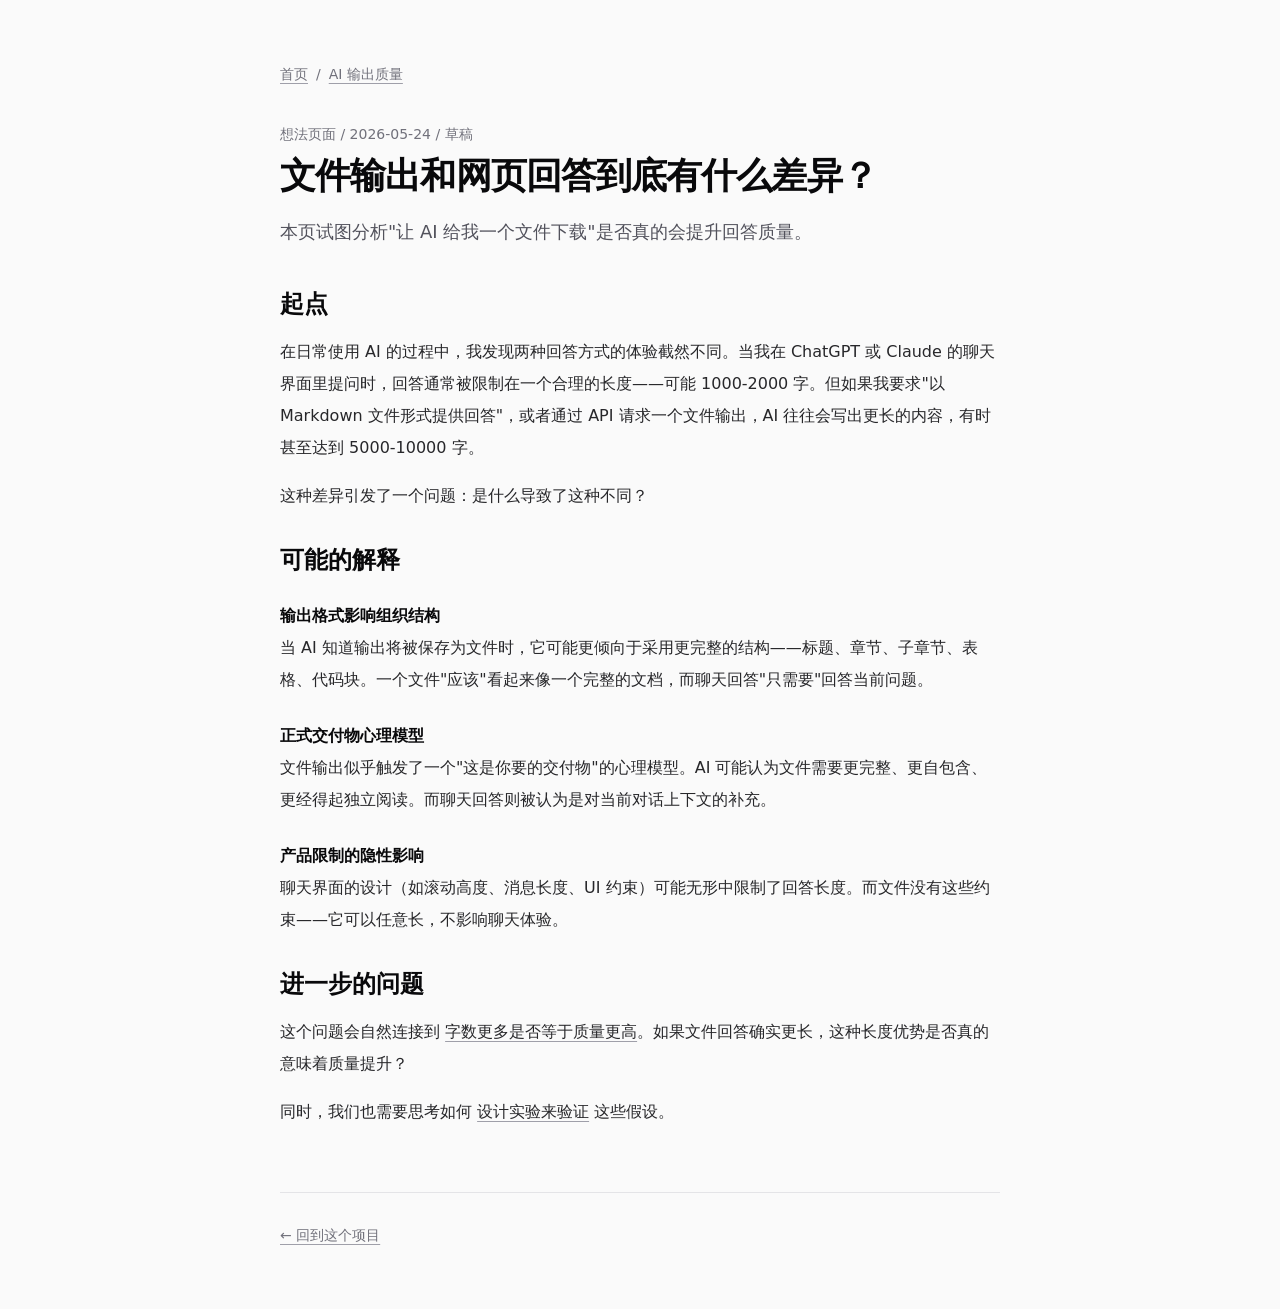
<file: thoughts/ai-output-quality/file-vs-chat.html>
<!doctype html>
<html lang="zh-CN">
<head>
  <meta charset="utf-8">
  <meta name="viewport" content="width=device-width, initial-scale=1">
  <title>文件输出和网页回答到底有什么差异？ - 想一出是一出</title>
  <meta name="description" content="分析 AI 以文件形式输出和直接在聊天框中回答之间的差异。">
  <link rel="stylesheet" href="../../assets/css/main.css">
</head>
<body>
  <main class="mx-auto max-w-3xl px-6 py-12 sm:py-16">
    <nav class="mb-10 flex flex-wrap gap-2 text-sm text-zinc-500 dark:text-zinc-400">
      <a href="../../index.html">首页</a>
      <span>/</span>
      <a href="./index.html">AI 输出质量</a>
    </nav>

    <article>
      <header class="mb-10">
        <p class="text-sm text-zinc-500 dark:text-zinc-400">想法页面 / 2026-05-24 / 草稿</p>
        <h1 class="mt-3 text-4xl font-semibold tracking-tight text-zinc-950 dark:text-zinc-50">文件输出和网页回答到底有什么差异？</h1>
        <p class="mt-5 text-lg leading-8 text-zinc-600 dark:text-zinc-400">本页试图分析"让 AI 给我一个文件下载"是否真的会提升回答质量。</p>
      </header>

      <div class="space-y-8 text-base leading-8 text-zinc-800 dark:text-zinc-200">
        <section>
          <h2 class="text-2xl font-semibold text-zinc-950 dark:text-zinc-50">起点</h2>
          <p class="mt-4">在日常使用 AI 的过程中，我发现两种回答方式的体验截然不同。当我在 ChatGPT 或 Claude 的聊天界面里提问时，回答通常被限制在一个合理的长度——可能 1000-2000 字。但如果我要求"以 Markdown 文件形式提供回答"，或者通过 API 请求一个文件输出，AI 往往会写出更长的内容，有时甚至达到 5000-10000 字。</p>
          <p class="mt-4">这种差异引发了一个问题：是什么导致了这种不同？</p>
        </section>

        <section>
          <h2 class="text-2xl font-semibold text-zinc-950 dark:text-zinc-50">可能的解释</h2>
          <h3 class="mt-6 text-xl font-semibold text-zinc-950 dark:text-zinc-50">输出格式影响组织结构</h3>
          <p class="mt-2">当 AI 知道输出将被保存为文件时，它可能更倾向于采用更完整的结构——标题、章节、子章节、表格、代码块。一个文件"应该"看起来像一个完整的文档，而聊天回答"只需要"回答当前问题。</p>

          <h3 class="mt-6 text-xl font-semibold text-zinc-950 dark:text-zinc-50">正式交付物心理模型</h3>
          <p class="mt-2">文件输出似乎触发了一个"这是你要的交付物"的心理模型。AI 可能认为文件需要更完整、更自包含、更经得起独立阅读。而聊天回答则被认为是对当前对话上下文的补充。</p>

          <h3 class="mt-6 text-xl font-semibold text-zinc-950 dark:text-zinc-50">产品限制的隐性影响</h3>
          <p class="mt-2">聊天界面的设计（如滚动高度、消息长度、UI 约束）可能无形中限制了回答长度。而文件没有这些约束——它可以任意长，不影响聊天体验。</p>
        </section>

        <section>
          <h2 class="text-2xl font-semibold text-zinc-950 dark:text-zinc-50">进一步的问题</h2>
          <p class="mt-4">这个问题会自然连接到 <a href="./length-vs-quality.html">字数更多是否等于质量更高</a>。如果文件回答确实更长，这种长度优势是否真的意味着质量提升？</p>
          <p class="mt-4">同时，我们也需要思考如何 <a href="./experiment-design.html">设计实验来验证</a> 这些假设。</p>
        </section>
      </div>
    </article>

    <footer class="mt-16 border-t border-zinc-200 pt-8 text-sm text-zinc-500 dark:border-zinc-800 dark:text-zinc-400">
      <p><a href="./index.html">← 回到这个项目</a></p>
    </footer>
  </main>
</body>
</html>
</file>
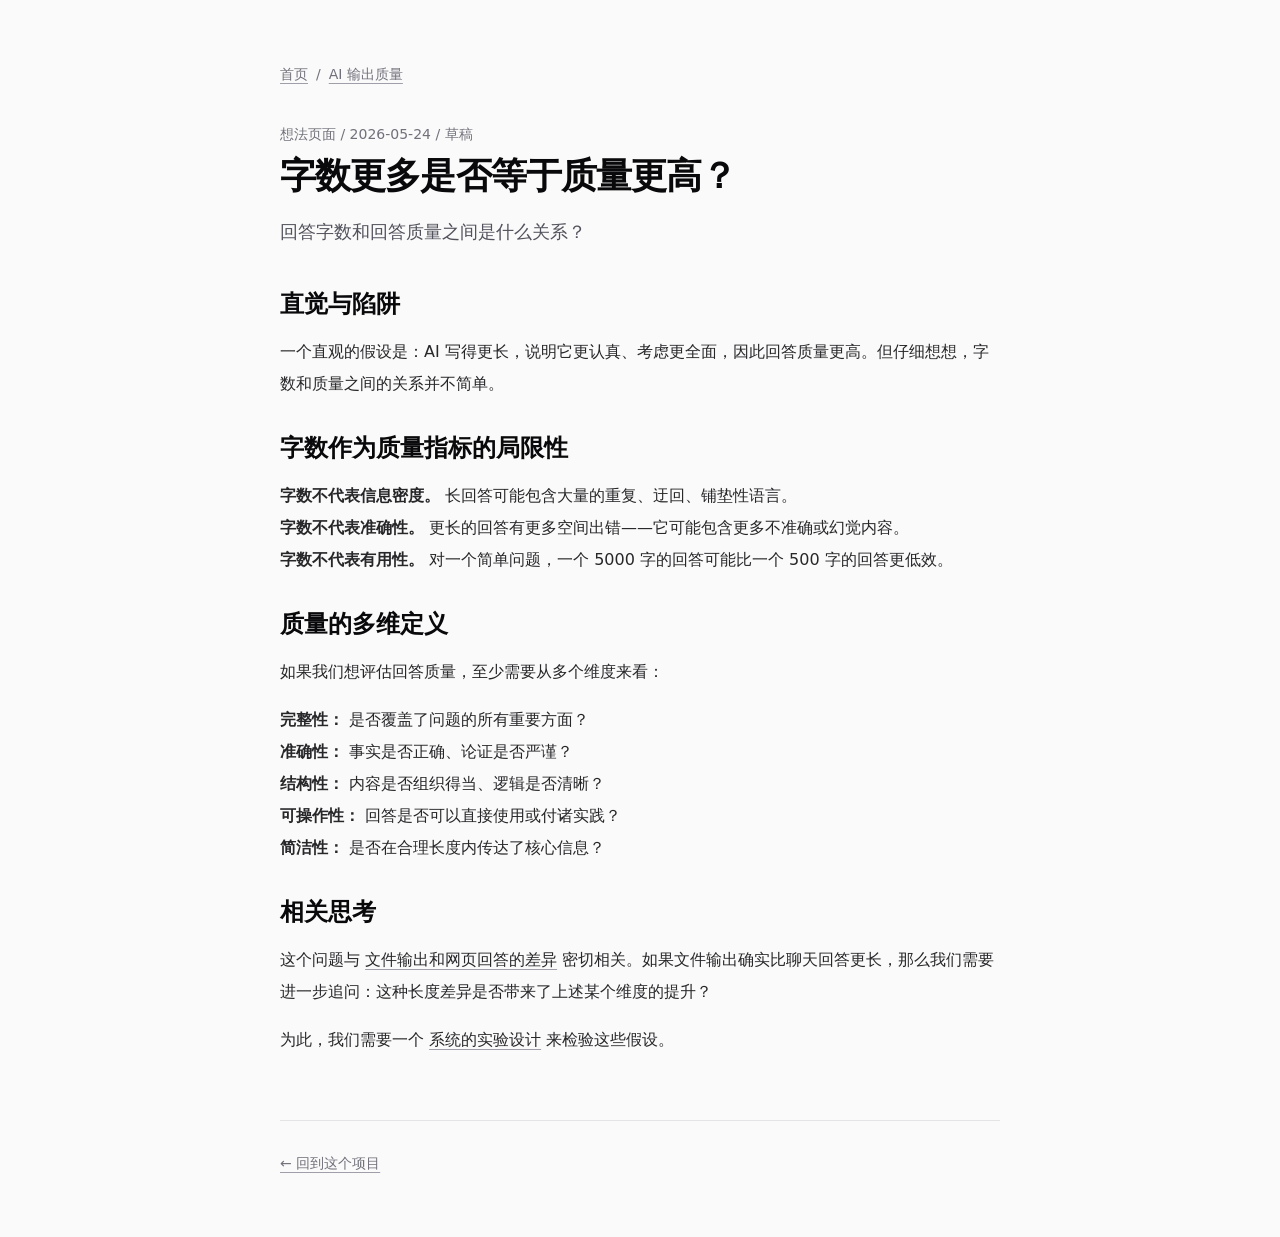
<file: thoughts/ai-output-quality/length-vs-quality.html>
<!doctype html>
<html lang="zh-CN">
<head>
  <meta charset="utf-8">
  <meta name="viewport" content="width=device-width, initial-scale=1">
  <title>字数更多是否等于质量更高？ - 想一出是一出</title>
  <meta name="description" content="探讨回答字数和回答质量之间的关系。">
  <link rel="stylesheet" href="../../assets/css/main.css">
</head>
<body>
  <main class="mx-auto max-w-3xl px-6 py-12 sm:py-16">
    <nav class="mb-10 flex flex-wrap gap-2 text-sm text-zinc-500 dark:text-zinc-400">
      <a href="../../index.html">首页</a>
      <span>/</span>
      <a href="./index.html">AI 输出质量</a>
    </nav>

    <article>
      <header class="mb-10">
        <p class="text-sm text-zinc-500 dark:text-zinc-400">想法页面 / 2026-05-24 / 草稿</p>
        <h1 class="mt-3 text-4xl font-semibold tracking-tight text-zinc-950 dark:text-zinc-50">字数更多是否等于质量更高？</h1>
        <p class="mt-5 text-lg leading-8 text-zinc-600 dark:text-zinc-400">回答字数和回答质量之间是什么关系？</p>
      </header>

      <div class="space-y-8 text-base leading-8 text-zinc-800 dark:text-zinc-200">
        <section>
          <h2 class="text-2xl font-semibold text-zinc-950 dark:text-zinc-50">直觉与陷阱</h2>
          <p class="mt-4">一个直观的假设是：AI 写得更长，说明它更认真、考虑更全面，因此回答质量更高。但仔细想想，字数和质量之间的关系并不简单。</p>
        </section>

        <section>
          <h2 class="text-2xl font-semibold text-zinc-950 dark:text-zinc-50">字数作为质量指标的局限性</h2>
          <ul class="mt-4 list-inside list-disc space-y-2 pl-4">
            <li><strong>字数不代表信息密度。</strong> 长回答可能包含大量的重复、迂回、铺垫性语言。</li>
            <li><strong>字数不代表准确性。</strong> 更长的回答有更多空间出错——它可能包含更多不准确或幻觉内容。</li>
            <li><strong>字数不代表有用性。</strong> 对一个简单问题，一个 5000 字的回答可能比一个 500 字的回答更低效。</li>
          </ul>
        </section>

        <section>
          <h2 class="text-2xl font-semibold text-zinc-950 dark:text-zinc-50">质量的多维定义</h2>
          <p class="mt-4">如果我们想评估回答质量，至少需要从多个维度来看：</p>
          <ul class="mt-4 list-inside list-disc space-y-2 pl-4">
            <li><strong>完整性：</strong> 是否覆盖了问题的所有重要方面？</li>
            <li><strong>准确性：</strong> 事实是否正确、论证是否严谨？</li>
            <li><strong>结构性：</strong> 内容是否组织得当、逻辑是否清晰？</li>
            <li><strong>可操作性：</strong> 回答是否可以直接使用或付诸实践？</li>
            <li><strong>简洁性：</strong> 是否在合理长度内传达了核心信息？</li>
          </ul>
        </section>

        <section>
          <h2 class="text-2xl font-semibold text-zinc-950 dark:text-zinc-50">相关思考</h2>
          <p class="mt-4">这个问题与 <a href="./file-vs-chat.html">文件输出和网页回答的差异</a> 密切相关。如果文件输出确实比聊天回答更长，那么我们需要进一步追问：这种长度差异是否带来了上述某个维度的提升？</p>
          <p class="mt-4">为此，我们需要一个 <a href="./experiment-design.html">系统的实验设计</a> 来检验这些假设。</p>
        </section>
      </div>
    </article>

    <footer class="mt-16 border-t border-zinc-200 pt-8 text-sm text-zinc-500 dark:border-zinc-800 dark:text-zinc-400">
      <p><a href="./index.html">← 回到这个项目</a></p>
    </footer>
  </main>
</body>
</html>
</file>
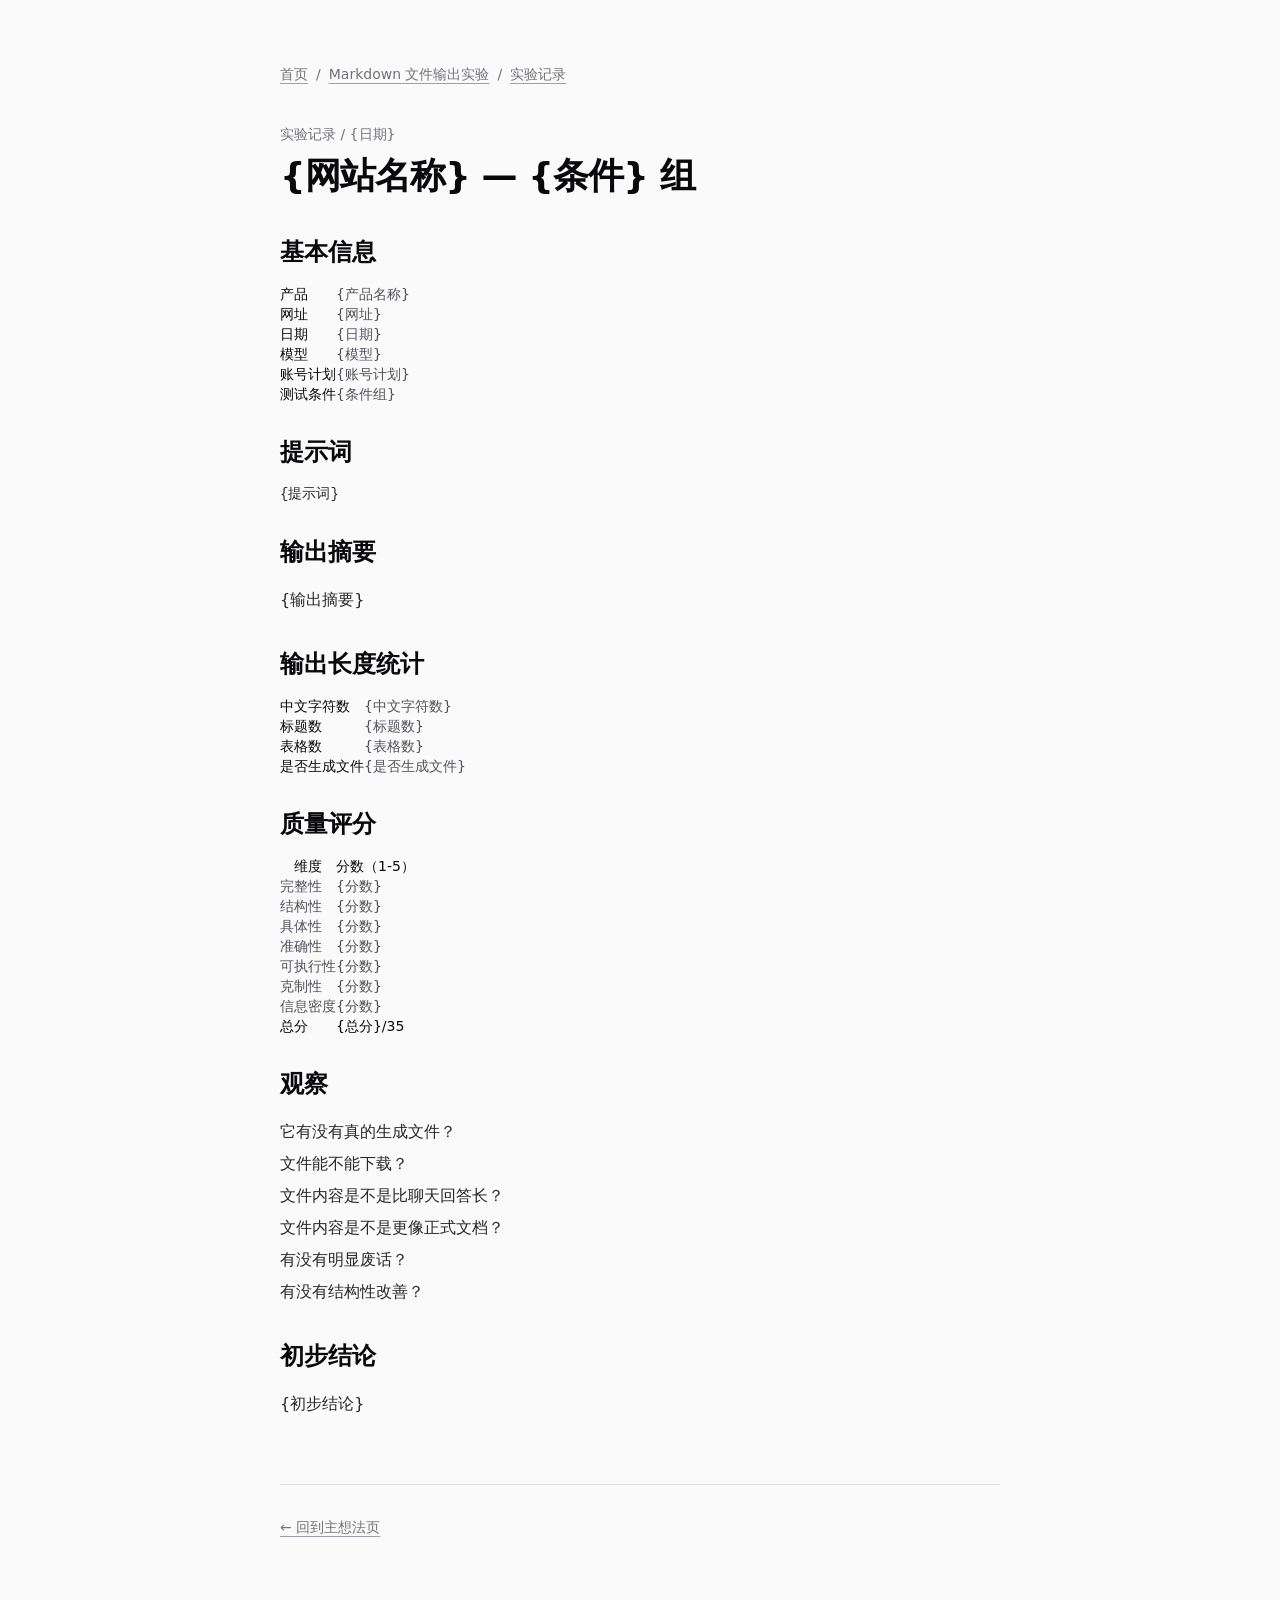
<file: ideas/ai-markdown-file-output-hypothesis/experiments/_template.html>
<!doctype html>
<html lang="zh-CN">
<head>
  <meta charset="utf-8">
  <meta name="viewport" content="width=device-width, initial-scale=1">
  <title>实验记录：{网站名称} {条件} - 想一出是一出</title>
  <meta name="description" content="{网站名称} {条件} 组实验记录。">
  <link rel="stylesheet" href="../../../assets/css/main.css">
</head>
<body>
  <main class="mx-auto max-w-3xl px-6 py-12 sm:py-16">
    <nav class="mb-10 flex flex-wrap gap-2 text-sm text-zinc-500 dark:text-zinc-400">
      <a href="../../../index.html">首页</a>
      <span>/</span>
      <a href="../index.html">Markdown 文件输出实验</a>
      <span>/</span>
      <a href="./index.html">实验记录</a>
    </nav>

    <article>
      <header class="mb-10">
        <p class="text-sm text-zinc-500 dark:text-zinc-400">实验记录 / {日期}</p>
        <h1 class="mt-3 text-4xl font-semibold tracking-tight text-zinc-950 dark:text-zinc-50">{网站名称} — {条件} 组</h1>
      </header>

      <div class="space-y-8 text-base leading-8 text-zinc-800 dark:text-zinc-200">

        <section>
          <h2 class="text-2xl font-semibold text-zinc-950 dark:text-zinc-50">基本信息</h2>
          <table class="mt-4 w-full border-collapse text-sm">
            <tbody>
              <tr class="border-b border-zinc-200 dark:border-zinc-800">
                <td class="py-2 pr-4 font-medium text-zinc-950 dark:text-zinc-50">产品</td>
                <td class="py-2 text-zinc-600 dark:text-zinc-400">{产品名称}</td>
              </tr>
              <tr class="border-b border-zinc-200 dark:border-zinc-800">
                <td class="py-2 pr-4 font-medium text-zinc-950 dark:text-zinc-50">网址</td>
                <td class="py-2 text-zinc-600 dark:text-zinc-400">{网址}</td>
              </tr>
              <tr class="border-b border-zinc-200 dark:border-zinc-800">
                <td class="py-2 pr-4 font-medium text-zinc-950 dark:text-zinc-50">日期</td>
                <td class="py-2 text-zinc-600 dark:text-zinc-400">{日期}</td>
              </tr>
              <tr class="border-b border-zinc-200 dark:border-zinc-800">
                <td class="py-2 pr-4 font-medium text-zinc-950 dark:text-zinc-50">模型</td>
                <td class="py-2 text-zinc-600 dark:text-zinc-400">{模型}</td>
              </tr>
              <tr class="border-b border-zinc-200 dark:border-zinc-800">
                <td class="py-2 pr-4 font-medium text-zinc-950 dark:text-zinc-50">账号计划</td>
                <td class="py-2 text-zinc-600 dark:text-zinc-400">{账号计划}</td>
              </tr>
              <tr class="border-b border-zinc-200 dark:border-zinc-800">
                <td class="py-2 pr-4 font-medium text-zinc-950 dark:text-zinc-50">测试条件</td>
                <td class="py-2 text-zinc-600 dark:text-zinc-400">{条件组}</td>
              </tr>
            </tbody>
          </table>
        </section>

        <section>
          <h2 class="text-2xl font-semibold text-zinc-950 dark:text-zinc-50">提示词</h2>
          <pre class="mt-4 overflow-x-auto rounded-lg bg-zinc-100 p-4 text-sm dark:bg-zinc-900">{提示词}</pre>
        </section>

        <section>
          <h2 class="text-2xl font-semibold text-zinc-950 dark:text-zinc-50">输出摘要</h2>
          <p class="mt-4">{输出摘要}</p>
        </section>

        <section>
          <h2 class="text-2xl font-semibold text-zinc-950 dark:text-zinc-50">输出长度统计</h2>
          <table class="mt-4 w-full border-collapse text-sm">
            <tbody>
              <tr class="border-b border-zinc-200 dark:border-zinc-800">
                <td class="py-2 pr-4 font-medium text-zinc-950 dark:text-zinc-50">中文字符数</td>
                <td class="py-2 text-zinc-600 dark:text-zinc-400">{中文字符数}</td>
              </tr>
              <tr class="border-b border-zinc-200 dark:border-zinc-800">
                <td class="py-2 pr-4 font-medium text-zinc-950 dark:text-zinc-50">标题数</td>
                <td class="py-2 text-zinc-600 dark:text-zinc-400">{标题数}</td>
              </tr>
              <tr class="border-b border-zinc-200 dark:border-zinc-800">
                <td class="py-2 pr-4 font-medium text-zinc-950 dark:text-zinc-50">表格数</td>
                <td class="py-2 text-zinc-600 dark:text-zinc-400">{表格数}</td>
              </tr>
              <tr class="border-b border-zinc-200 dark:border-zinc-800">
                <td class="py-2 pr-4 font-medium text-zinc-950 dark:text-zinc-50">是否生成文件</td>
                <td class="py-2 text-zinc-600 dark:text-zinc-400">{是否生成文件}</td>
              </tr>
            </tbody>
          </table>
        </section>

        <section>
          <h2 class="text-2xl font-semibold text-zinc-950 dark:text-zinc-50">质量评分</h2>
          <table class="mt-4 w-full border-collapse text-sm">
            <thead>
              <tr class="border-b border-zinc-300 dark:border-zinc-700">
                <th class="py-2 pr-4 text-left font-medium text-zinc-950 dark:text-zinc-50">维度</th>
                <th class="py-2 text-right font-medium text-zinc-950 dark:text-zinc-50">分数（1-5）</th>
              </tr>
            </thead>
            <tbody>
              <tr class="border-b border-zinc-200 dark:border-zinc-800">
                <td class="py-2 pr-4 text-zinc-600 dark:text-zinc-400">完整性</td>
                <td class="py-2 text-right text-zinc-600 dark:text-zinc-400">{分数}</td>
              </tr>
              <tr class="border-b border-zinc-200 dark:border-zinc-800">
                <td class="py-2 pr-4 text-zinc-600 dark:text-zinc-400">结构性</td>
                <td class="py-2 text-right text-zinc-600 dark:text-zinc-400">{分数}</td>
              </tr>
              <tr class="border-b border-zinc-200 dark:border-zinc-800">
                <td class="py-2 pr-4 text-zinc-600 dark:text-zinc-400">具体性</td>
                <td class="py-2 text-right text-zinc-600 dark:text-zinc-400">{分数}</td>
              </tr>
              <tr class="border-b border-zinc-200 dark:border-zinc-800">
                <td class="py-2 pr-4 text-zinc-600 dark:text-zinc-400">准确性</td>
                <td class="py-2 text-right text-zinc-600 dark:text-zinc-400">{分数}</td>
              </tr>
              <tr class="border-b border-zinc-200 dark:border-zinc-800">
                <td class="py-2 pr-4 text-zinc-600 dark:text-zinc-400">可执行性</td>
                <td class="py-2 text-right text-zinc-600 dark:text-zinc-400">{分数}</td>
              </tr>
              <tr class="border-b border-zinc-200 dark:border-zinc-800">
                <td class="py-2 pr-4 text-zinc-600 dark:text-zinc-400">克制性</td>
                <td class="py-2 text-right text-zinc-600 dark:text-zinc-400">{分数}</td>
              </tr>
              <tr class="border-b border-zinc-200 dark:border-zinc-800">
                <td class="py-2 pr-4 text-zinc-600 dark:text-zinc-400">信息密度</td>
                <td class="py-2 text-right text-zinc-600 dark:text-zinc-400">{分数}</td>
              </tr>
              <tr class="border-b border-zinc-200 dark:border-zinc-800">
                <td class="py-2 pr-4 font-medium text-zinc-950 dark:text-zinc-50">总分</td>
                <td class="py-2 text-right font-medium text-zinc-950 dark:text-zinc-50">{总分}/35</td>
              </tr>
            </tbody>
          </table>
        </section>

        <section>
          <h2 class="text-2xl font-semibold text-zinc-950 dark:text-zinc-50">观察</h2>
          <ul class="mt-4 list-inside list-disc space-y-2 pl-4">
            <li>它有没有真的生成文件？</li>
            <li>文件能不能下载？</li>
            <li>文件内容是不是比聊天回答长？</li>
            <li>文件内容是不是更像正式文档？</li>
            <li>有没有明显废话？</li>
            <li>有没有结构性改善？</li>
          </ul>
        </section>

        <section>
          <h2 class="text-2xl font-semibold text-zinc-950 dark:text-zinc-50">初步结论</h2>
          <p class="mt-4">{初步结论}</p>
        </section>

      </div>
    </article>

    <footer class="mt-16 border-t border-zinc-200 pt-8 text-sm text-zinc-500 dark:border-zinc-800 dark:text-zinc-400">
      <p><a href="../index.html">← 回到主想法页</a></p>
    </footer>
  </main>
</body>
</html>
</file>
<file: assets/css/main.css>
/*! tailwindcss v4.3.0 | MIT License | https://tailwindcss.com */
@layer properties{@supports (((-webkit-hyphens:none)) and (not (margin-trim:inline))) or ((-moz-orient:inline) and (not (color:rgb(from red r g b)))){*,:before,:after,::backdrop{--tw-space-y-reverse:0;--tw-border-style:solid;--tw-leading:initial;--tw-font-weight:initial;--tw-tracking:initial;--tw-shadow:0 0 #0000;--tw-shadow-color:initial;--tw-shadow-alpha:100%;--tw-inset-shadow:0 0 #0000;--tw-inset-shadow-color:initial;--tw-inset-shadow-alpha:100%;--tw-ring-color:initial;--tw-ring-shadow:0 0 #0000;--tw-inset-ring-color:initial;--tw-inset-ring-shadow:0 0 #0000;--tw-ring-inset:initial;--tw-ring-offset-width:0px;--tw-ring-offset-color:#fff;--tw-ring-offset-shadow:0 0 #0000;--tw-translate-x:0;--tw-translate-y:0;--tw-translate-z:0}}}@layer theme{:root,:host{--font-sans:ui-sans-serif, system-ui, sans-serif, "Apple Color Emoji", "Segoe UI Emoji", "Segoe UI Symbol", "Noto Color Emoji";--font-mono:ui-monospace, SFMono-Regular, Menlo, Monaco, Consolas, "Liberation Mono", "Courier New", monospace;--color-zinc-50:oklch(98.5% 0 0);--color-zinc-100:oklch(96.7% .001 286.375);--color-zinc-200:oklch(92% .004 286.32);--color-zinc-400:oklch(70.5% .015 286.067);--color-zinc-500:oklch(55.2% .016 285.938);--color-zinc-600:oklch(44.2% .017 285.786);--color-zinc-800:oklch(27.4% .006 286.033);--color-zinc-900:oklch(21% .006 285.885);--color-zinc-950:oklch(14.1% .005 285.823);--color-white:#fff;--spacing:.25rem;--container-3xl:48rem;--container-4xl:56rem;--text-xs:.75rem;--text-xs--line-height:calc(1 / .75);--text-sm:.875rem;--text-sm--line-height:calc(1.25 / .875);--text-base:1rem;--text-base--line-height:calc(1.5 / 1);--text-lg:1.125rem;--text-lg--line-height:calc(1.75 / 1.125);--text-2xl:1.5rem;--text-2xl--line-height:calc(2 / 1.5);--text-4xl:2.25rem;--text-4xl--line-height:calc(2.5 / 2.25);--font-weight-medium:500;--font-weight-semibold:600;--tracking-tight:-.025em;--radius-3xl:1.5rem;--default-transition-duration:.15s;--default-transition-timing-function:cubic-bezier(.4, 0, .2, 1);--default-font-family:var(--font-sans);--default-mono-font-family:var(--font-mono)}}@layer base{*,:after,:before,::backdrop{box-sizing:border-box;border:0 solid;margin:0;padding:0}::file-selector-button{box-sizing:border-box;border:0 solid;margin:0;padding:0}html,:host{-webkit-text-size-adjust:100%;tab-size:4;line-height:1.5;font-family:var(--default-font-family,ui-sans-serif, system-ui, sans-serif, "Apple Color Emoji", "Segoe UI Emoji", "Segoe UI Symbol", "Noto Color Emoji");font-feature-settings:var(--default-font-feature-settings,normal);font-variation-settings:var(--default-font-variation-settings,normal);-webkit-tap-highlight-color:transparent}hr{height:0;color:inherit;border-top-width:1px}abbr:where([title]){-webkit-text-decoration:underline dotted;text-decoration:underline dotted}h1,h2,h3,h4,h5,h6{font-size:inherit;font-weight:inherit}a{color:inherit;-webkit-text-decoration:inherit;-webkit-text-decoration:inherit;-webkit-text-decoration:inherit;text-decoration:inherit}b,strong{font-weight:bolder}code,kbd,samp,pre{font-family:var(--default-mono-font-family,ui-monospace, SFMono-Regular, Menlo, Monaco, Consolas, "Liberation Mono", "Courier New", monospace);font-feature-settings:var(--default-mono-font-feature-settings,normal);font-variation-settings:var(--default-mono-font-variation-settings,normal);font-size:1em}small{font-size:80%}sub,sup{vertical-align:baseline;font-size:75%;line-height:0;position:relative}sub{bottom:-.25em}sup{top:-.5em}table{text-indent:0;border-color:inherit;border-collapse:collapse}:-moz-focusring{outline:auto}progress{vertical-align:baseline}summary{display:list-item}ol,ul,menu{list-style:none}img,svg,video,canvas,audio,iframe,embed,object{vertical-align:middle;display:block}img,video{max-width:100%;height:auto}button,input,select,optgroup,textarea{font:inherit;font-feature-settings:inherit;font-variation-settings:inherit;letter-spacing:inherit;color:inherit;opacity:1;background-color:#0000;border-radius:0}::file-selector-button{font:inherit;font-feature-settings:inherit;font-variation-settings:inherit;letter-spacing:inherit;color:inherit;opacity:1;background-color:#0000;border-radius:0}:where(select:is([multiple],[size])) optgroup{font-weight:bolder}:where(select:is([multiple],[size])) optgroup option{padding-inline-start:20px}::file-selector-button{margin-inline-end:4px}::placeholder{opacity:1}@supports (not ((-webkit-appearance:-apple-pay-button))) or (contain-intrinsic-size:1px){::placeholder{color:currentColor}@supports (color:color-mix(in lab, red, red)){::placeholder{color:color-mix(in oklab, currentcolor 50%, transparent)}}}textarea{resize:vertical}::-webkit-search-decoration{-webkit-appearance:none}::-webkit-date-and-time-value{min-height:1lh;text-align:inherit}::-webkit-datetime-edit{display:inline-flex}::-webkit-datetime-edit-fields-wrapper{padding:0}::-webkit-datetime-edit{padding-block:0}::-webkit-datetime-edit-year-field{padding-block:0}::-webkit-datetime-edit-month-field{padding-block:0}::-webkit-datetime-edit-day-field{padding-block:0}::-webkit-datetime-edit-hour-field{padding-block:0}::-webkit-datetime-edit-minute-field{padding-block:0}::-webkit-datetime-edit-second-field{padding-block:0}::-webkit-datetime-edit-millisecond-field{padding-block:0}::-webkit-datetime-edit-meridiem-field{padding-block:0}::-webkit-calendar-picker-indicator{line-height:1}:-moz-ui-invalid{box-shadow:none}button,input:where([type=button],[type=reset],[type=submit]){appearance:button}::file-selector-button{appearance:button}::-webkit-inner-spin-button{height:auto}::-webkit-outer-spin-button{height:auto}[hidden]:where(:not([hidden=until-found])){display:none!important}html{color-scheme:light dark}body{background-color:var(--color-zinc-50);color:var(--color-zinc-950);-webkit-font-smoothing:antialiased;-moz-osx-font-smoothing:grayscale}@media (prefers-color-scheme:dark){body{background-color:var(--color-zinc-950);color:var(--color-zinc-50)}}a{text-decoration-line:underline;-webkit-text-decoration-color:var(--color-zinc-400);-webkit-text-decoration-color:var(--color-zinc-400);text-decoration-color:var(--color-zinc-400);text-underline-offset:4px;transition-property:color,background-color,border-color,outline-color,text-decoration-color,fill,stroke,--tw-gradient-from,--tw-gradient-via,--tw-gradient-to,opacity,box-shadow,transform,translate,scale,rotate,filter,-webkit-backdrop-filter,backdrop-filter,display,content-visibility,overlay,pointer-events;transition-timing-function:var(--tw-ease,var(--default-transition-timing-function));transition-duration:var(--tw-duration,var(--default-transition-duration))}@media (hover:hover){a:hover{-webkit-text-decoration-color:var(--color-zinc-900);-webkit-text-decoration-color:var(--color-zinc-900);text-decoration-color:var(--color-zinc-900)}}@media (prefers-color-scheme:dark){a{-webkit-text-decoration-color:var(--color-zinc-600);-webkit-text-decoration-color:var(--color-zinc-600);text-decoration-color:var(--color-zinc-600)}@media (hover:hover){a:hover{-webkit-text-decoration-color:var(--color-zinc-100);-webkit-text-decoration-color:var(--color-zinc-100);text-decoration-color:var(--color-zinc-100)}}}}@layer components;@layer utilities{.static{position:static}.mx-auto{margin-inline:auto}.mt-3{margin-top:calc(var(--spacing) * 3)}.mt-4{margin-top:calc(var(--spacing) * 4)}.mt-5{margin-top:calc(var(--spacing) * 5)}.mt-6{margin-top:calc(var(--spacing) * 6)}.mt-16{margin-top:calc(var(--spacing) * 16)}.mb-10{margin-bottom:calc(var(--spacing) * 10)}.block{display:block}.flex{display:flex}.max-w-3xl{max-width:var(--container-3xl)}.max-w-4xl{max-width:var(--container-4xl)}.flex-wrap{flex-wrap:wrap}.gap-2{gap:calc(var(--spacing) * 2)}:where(.space-y-8>:not(:last-child)){--tw-space-y-reverse:0;margin-block-start:calc(calc(var(--spacing) * 8) * var(--tw-space-y-reverse));margin-block-end:calc(calc(var(--spacing) * 8) * calc(1 - var(--tw-space-y-reverse)))}.rounded-3xl{border-radius:var(--radius-3xl)}.border{border-style:var(--tw-border-style);border-width:1px}.border-t{border-top-style:var(--tw-border-style);border-top-width:1px}.border-zinc-200{border-color:var(--color-zinc-200)}.bg-white{background-color:var(--color-white)}.bg-zinc-50{background-color:var(--color-zinc-50)}.p-6{padding:calc(var(--spacing) * 6)}.px-6{padding-inline:calc(var(--spacing) * 6)}.py-12{padding-block:calc(var(--spacing) * 12)}.py-16{padding-block:calc(var(--spacing) * 16)}.pt-8{padding-top:calc(var(--spacing) * 8)}.text-2xl{font-size:var(--text-2xl);line-height:var(--tw-leading,var(--text-2xl--line-height))}.text-4xl{font-size:var(--text-4xl);line-height:var(--tw-leading,var(--text-4xl--line-height))}.text-base{font-size:var(--text-base);line-height:var(--tw-leading,var(--text-base--line-height))}.text-lg{font-size:var(--text-lg);line-height:var(--tw-leading,var(--text-lg--line-height))}.text-sm{font-size:var(--text-sm);line-height:var(--tw-leading,var(--text-sm--line-height))}.text-xs{font-size:var(--text-xs);line-height:var(--tw-leading,var(--text-xs--line-height))}.leading-6{--tw-leading:calc(var(--spacing) * 6);line-height:calc(var(--spacing) * 6)}.leading-7{--tw-leading:calc(var(--spacing) * 7);line-height:calc(var(--spacing) * 7)}.leading-8{--tw-leading:calc(var(--spacing) * 8);line-height:calc(var(--spacing) * 8)}.font-medium{--tw-font-weight:var(--font-weight-medium);font-weight:var(--font-weight-medium)}.font-semibold{--tw-font-weight:var(--font-weight-semibold);font-weight:var(--font-weight-semibold)}.tracking-\[0\.24em\]{--tw-tracking:.24em;letter-spacing:.24em}.tracking-tight{--tw-tracking:var(--tracking-tight);letter-spacing:var(--tracking-tight)}.text-zinc-500{color:var(--color-zinc-500)}.text-zinc-600{color:var(--color-zinc-600)}.text-zinc-800{color:var(--color-zinc-800)}.text-zinc-900{color:var(--color-zinc-900)}.text-zinc-950{color:var(--color-zinc-950)}.uppercase{text-transform:uppercase}.underline{text-decoration-line:underline}.decoration-zinc-400{-webkit-text-decoration-color:var(--color-zinc-400);-webkit-text-decoration-color:var(--color-zinc-400);text-decoration-color:var(--color-zinc-400)}.underline-offset-4{text-underline-offset:4px}.antialiased{-webkit-font-smoothing:antialiased;-moz-osx-font-smoothing:grayscale}.shadow-sm{--tw-shadow:0 1px 3px 0 var(--tw-shadow-color,#0000001a), 0 1px 2px -1px var(--tw-shadow-color,#0000001a);box-shadow:var(--tw-inset-shadow), var(--tw-inset-ring-shadow), var(--tw-ring-offset-shadow), var(--tw-ring-shadow), var(--tw-shadow)}.transition{transition-property:color,background-color,border-color,outline-color,text-decoration-color,fill,stroke,--tw-gradient-from,--tw-gradient-via,--tw-gradient-to,opacity,box-shadow,transform,translate,scale,rotate,filter,-webkit-backdrop-filter,backdrop-filter,display,content-visibility,overlay,pointer-events;transition-timing-function:var(--tw-ease,var(--default-transition-timing-function));transition-duration:var(--tw-duration,var(--default-transition-duration))}@media (hover:hover){.hover\:-translate-y-1:hover{--tw-translate-y:calc(var(--spacing) * -1);translate:var(--tw-translate-x) var(--tw-translate-y)}.hover\:decoration-zinc-900:hover{-webkit-text-decoration-color:var(--color-zinc-900);-webkit-text-decoration-color:var(--color-zinc-900);text-decoration-color:var(--color-zinc-900)}.hover\:shadow-md:hover{--tw-shadow:0 4px 6px -1px var(--tw-shadow-color,#0000001a), 0 2px 4px -2px var(--tw-shadow-color,#0000001a);box-shadow:var(--tw-inset-shadow), var(--tw-inset-ring-shadow), var(--tw-ring-offset-shadow), var(--tw-ring-shadow), var(--tw-shadow)}}@media (min-width:40rem){.sm\:py-16{padding-block:calc(var(--spacing) * 16)}}@media (prefers-color-scheme:dark){.dark\:border-zinc-800{border-color:var(--color-zinc-800)}.dark\:bg-zinc-950{background-color:var(--color-zinc-950)}.dark\:text-zinc-50{color:var(--color-zinc-50)}.dark\:text-zinc-100{color:var(--color-zinc-100)}.dark\:text-zinc-200{color:var(--color-zinc-200)}.dark\:text-zinc-400{color:var(--color-zinc-400)}.dark\:decoration-zinc-600{-webkit-text-decoration-color:var(--color-zinc-600);-webkit-text-decoration-color:var(--color-zinc-600);text-decoration-color:var(--color-zinc-600)}}}@property --tw-space-y-reverse{syntax:"*";inherits:false;initial-value:0}@property --tw-border-style{syntax:"*";inherits:false;initial-value:solid}@property --tw-leading{syntax:"*";inherits:false}@property --tw-font-weight{syntax:"*";inherits:false}@property --tw-tracking{syntax:"*";inherits:false}@property --tw-shadow{syntax:"*";inherits:false;initial-value:0 0 #0000}@property --tw-shadow-color{syntax:"*";inherits:false}@property --tw-shadow-alpha{syntax:"<percentage>";inherits:false;initial-value:100%}@property --tw-inset-shadow{syntax:"*";inherits:false;initial-value:0 0 #0000}@property --tw-inset-shadow-color{syntax:"*";inherits:false}@property --tw-inset-shadow-alpha{syntax:"<percentage>";inherits:false;initial-value:100%}@property --tw-ring-color{syntax:"*";inherits:false}@property --tw-ring-shadow{syntax:"*";inherits:false;initial-value:0 0 #0000}@property --tw-inset-ring-color{syntax:"*";inherits:false}@property --tw-inset-ring-shadow{syntax:"*";inherits:false;initial-value:0 0 #0000}@property --tw-ring-inset{syntax:"*";inherits:false}@property --tw-ring-offset-width{syntax:"<length>";inherits:false;initial-value:0}@property --tw-ring-offset-color{syntax:"*";inherits:false;initial-value:#fff}@property --tw-ring-offset-shadow{syntax:"*";inherits:false;initial-value:0 0 #0000}@property --tw-translate-x{syntax:"*";inherits:false;initial-value:0}@property --tw-translate-y{syntax:"*";inherits:false;initial-value:0}@property --tw-translate-z{syntax:"*";inherits:false;initial-value:0}
</file>
